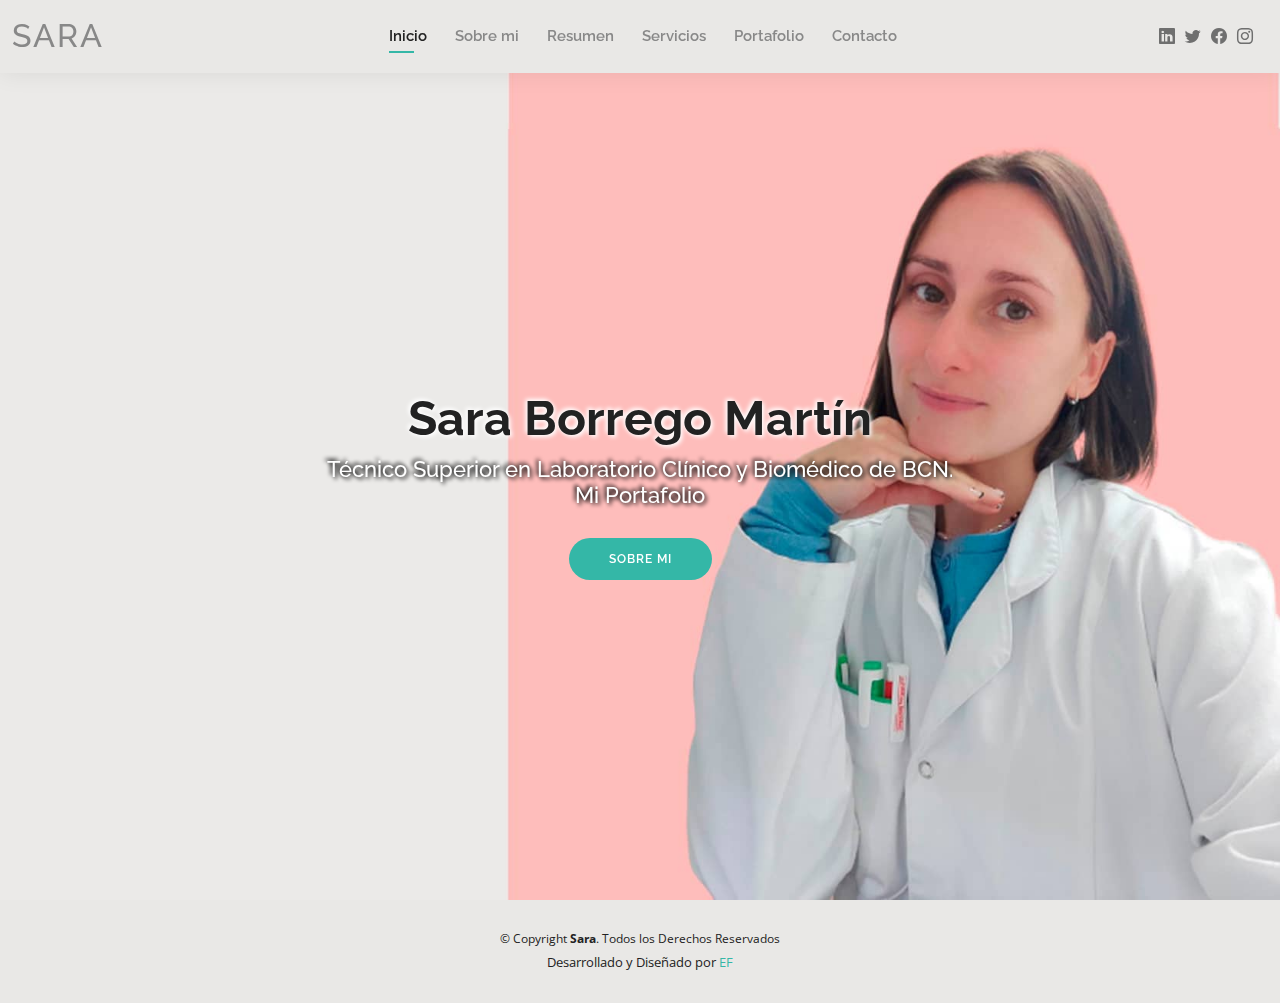
<file: index.html>
<!DOCTYPE html>
<html lang="es">

<head>
  <meta charset="utf-8">
  <meta content="width=device-width, initial-scale=1.0" name="viewport">

  <title>Sara-Portafolio-Digital</title>
  <meta content="" name="description">
  <meta content="" name="keywords">

<!-- Meta Tags Generated via https://www.opengraph.xyz -->
<!-- HTML Meta Tags -->
<title>Sara-Portafolio-Digital</title>
<meta name="description" content="Mi Portafolio">

<!-- Facebook Meta Tags -->
<meta property="og:url" content="https://hbfreelanceadministrative.github.io/portafolio-sara.github.io">
<meta property="og:type" content="website">
<meta property="og:title" content="Sara-Portafolio-Digital">
<meta property="og:description" content="Mi Portafolio">
<meta property="og:image" content="https://hbfreelanceadministrative.github.io/portafolio-sara.github.io/assets/img/portfolio/Laboratorio21.jpg">

<!-- Twitter Meta Tags -->
<meta name="twitter:card" content="summary_large_image">
<meta property="twitter:domain" content="hbfreelanceadministrative.github.io">
<meta property="twitter:url" content="https://hbfreelanceadministrative.github.io/portafolio-sara.github.io">
<meta name="twitter:title" content="Sara-Portafolio-Digital">
<meta name="twitter:description" content="Mi Portafolio">
<meta name="twitter:image" content="https://hbfreelanceadministrative.github.io/portafolio-sara.github.io/assets/img/portfolio/Laboratorio21.jpg">

<!-- Meta Tags Generated via https://www.opengraph.xyz -->

  <!-- Favicons -->
  <link href="assets/img/favicon1.png" rel="icon">
  <link href="assets/img/apple-touch-icon1.png" rel="apple-touch-icon">

  <!-- Google Fonts -->
  <link href="https://fonts.googleapis.com/css?family=Open+Sans:300,300i,400,400i,600,600i,700,700i|Raleway:300,300i,400,400i,500,500i,600,600i,700,700i|Poppins:300,300i,400,400i,500,500i,600,600i,700,700i" rel="stylesheet">

  <!-- Vendor CSS Files -->
  <link href="assets/vendor/aos/aos.css" rel="stylesheet">
  <link href="assets/vendor/bootstrap/css/bootstrap.min.css" rel="stylesheet">
  <link href="assets/vendor/bootstrap-icons/bootstrap-icons.css" rel="stylesheet">
  <link href="assets/vendor/boxicons/css/boxicons.min.css" rel="stylesheet">
  <link href="assets/vendor/glightbox/css/glightbox.min.css" rel="stylesheet">
  <link href="assets/vendor/swiper/swiper-bundle.min.css" rel="stylesheet">

  <!-- Template Main CSS File -->
  <link href="assets/css/style.css" rel="stylesheet">

  
</head>

<body>

  <!-- ======= Header ======= -->
  <header id="header" class="fixed-top">
    <div class="container-fluid d-flex justify-content-between align-items-center">

      <h1 class="logo me-auto me-lg-0"><a href="index.html">Sara</a></h1>
      <!-- Uncomment below if you prefer to use an image logo -->
      <!-- <a href="index.html" class="logo"><img src="assets/img/logo.png" alt="" class="img-fluid"></a>-->

      <nav id="navbar" class="navbar order-last order-lg-0">
        <ul>
          <li><a class="active" href="index.html">Inicio</a></li>
          <li><a href="about.html">Sobre mi</a></li>
          <li><a href="resume.html">Resumen</a></li>
          <li><a href="services.html">Servicios</a></li>
          <li><a href="portfolio.html">Portafolio</a></li>
          <li><a href="contact.html">Contacto</a></li>
        </ul>
        <i class="bi bi-list mobile-nav-toggle"></i>
      </nav><!-- .navbar -->

      <div class="header-social-links">
        <a href="https://www.linkedin.com/in/sara-borrego-martin-4b8a88119/" class="linkedin"><i class="bi bi-linkedin"></i></a>
        <a href="https://twitter.com/" class="twitter"><i class="bi bi-twitter"></i></a>
        <a href="https://es-es.facebook.com/" class="facebook"><i class="bi bi-facebook"></i></a>
        <a href="https://www.instagram.com/" class="instagram"><i class="bi bi-instagram"></i></a>
        
      </div>

    </div>

  </header><!-- End Header -->

  <!-- ======= Hero Section ======= -->
  <section id="hero" class="d-flex align-items-center">
    <div class="container d-flex flex-column align-items-center" data-aos="zoom-in" data-aos-delay="100">
      <h1>Sara Borrego Martín</h1>
      <h2>Técnico Superior en Laboratorio Clínico y Biomédico de BCN. <br> Mi Portafolio</h2>
      <a href="about.html" class="btn-about">Sobre mi</a>
    </div>
  </section><!-- End Hero -->

  <!-- ======= Footer ======= -->
  <footer id="footer">
    <div class="container">
      <div class="copyright">
        &copy; Copyright <strong><span>Sara</span></strong>. Todos los Derechos Reservados
      </div>
      <div class="credits">
        
        Desarrollado y Diseñado por <a href="#">EF</a>
      </div>
    </div>
  </footer><!-- End  Footer -->

  <div id="preloader"></div>
  <a href="#" class="back-to-top d-flex align-items-center justify-content-center"><i class="bi bi-arrow-up-short"></i></a>

  <!-- Vendor JS Files -->
  <script src="assets/vendor/purecounter/purecounter_vanilla.js"></script>
  <script src="assets/vendor/aos/aos.js"></script>
  <script src="assets/vendor/bootstrap/js/bootstrap.bundle.min.js"></script>
  <script src="assets/vendor/glightbox/js/glightbox.min.js"></script>
  <script src="assets/vendor/isotope-layout/isotope.pkgd.min.js"></script>
  <script src="assets/vendor/swiper/swiper-bundle.min.js"></script>
  <script src="assets/vendor/waypoints/noframework.waypoints.js"></script>
  <script src="assets/vendor/php-email-form/validate.js"></script>

  <!-- Template Main JS File -->
  <script src="assets/js/main.js"></script>

</body>

</html>
</file>
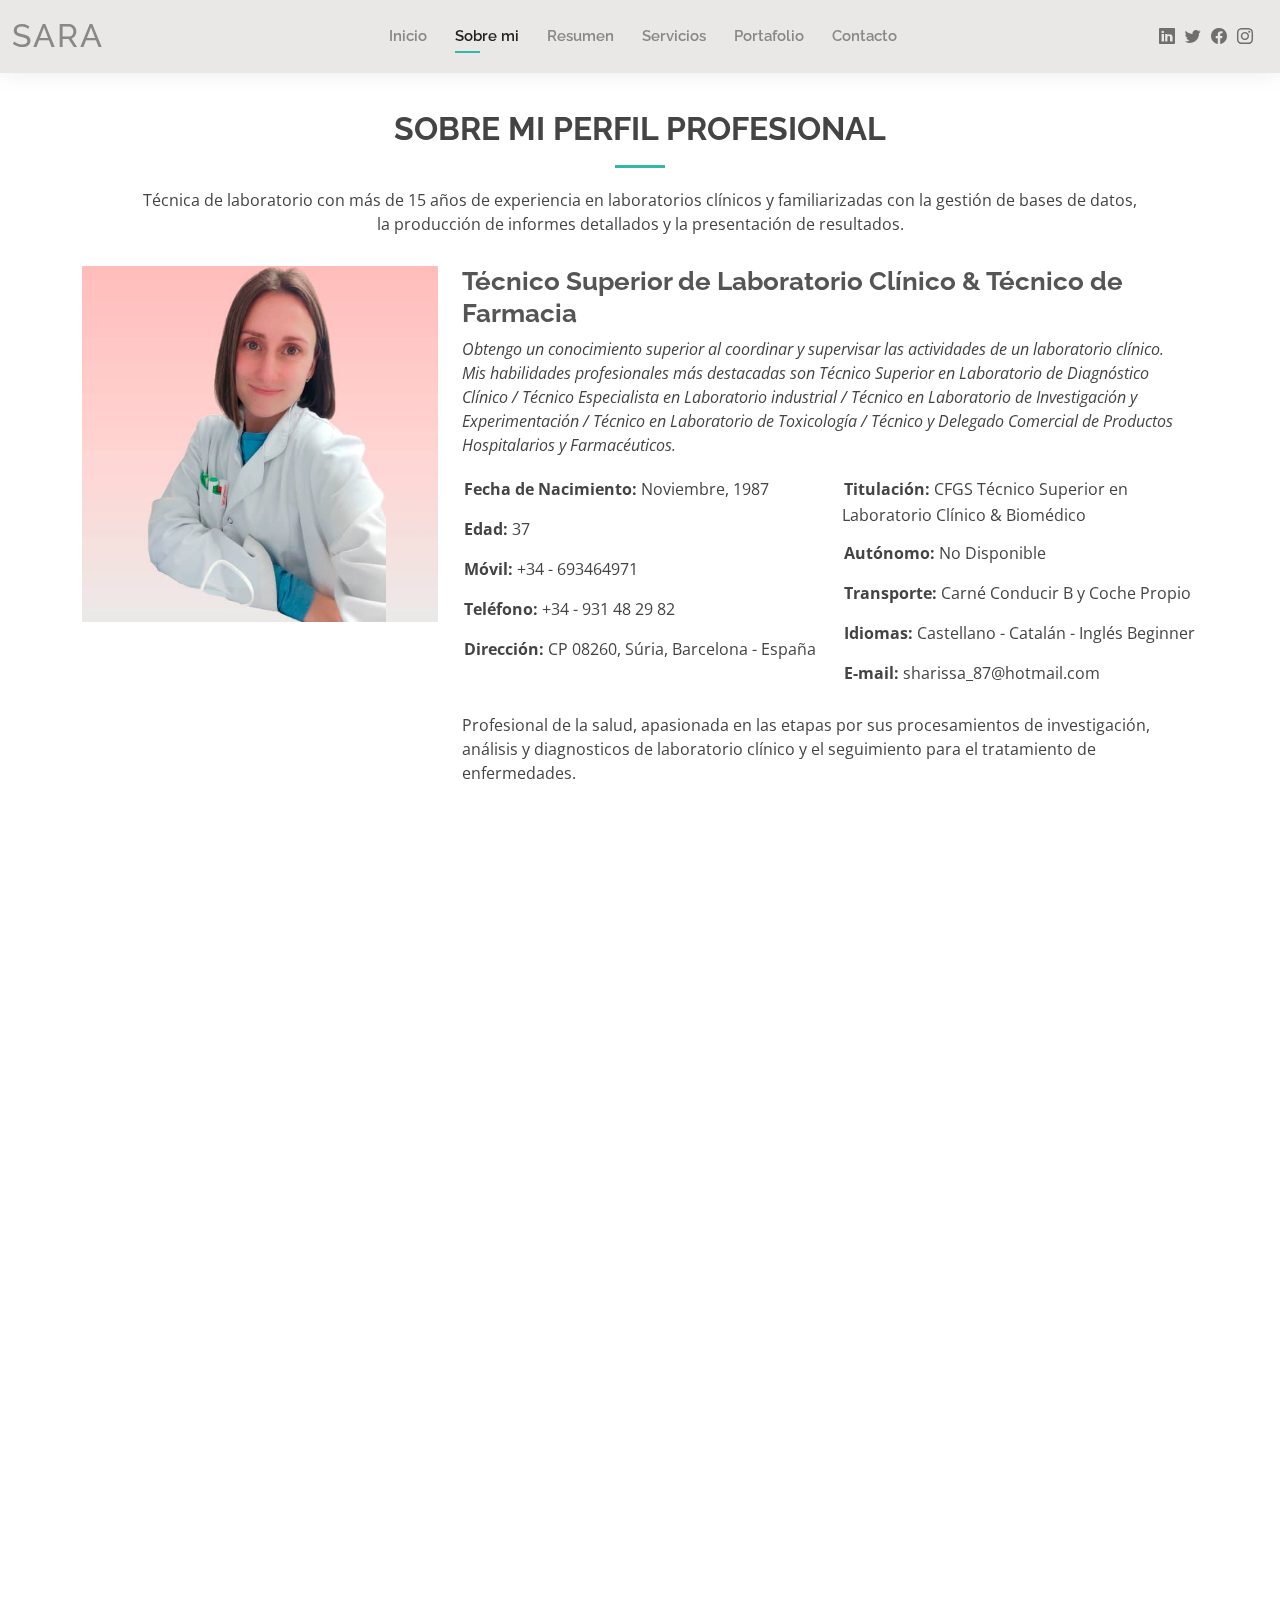
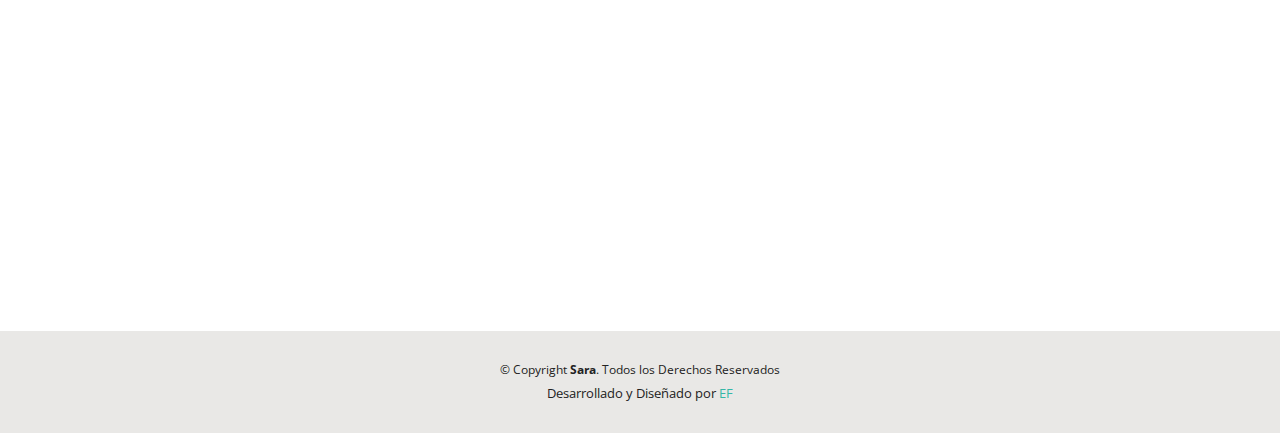
<file: about.html>
<!DOCTYPE html>
<html lang="es">

<head>
  <meta charset="utf-8">
  <meta content="width=device-width, initial-scale=1.0" name="viewport">

  <title>Sara-CV-Sobre-mi</title>
  <meta content="" name="description">
  <meta content="" name="keywords">

  <!-- Favicons -->
  <link href="assets/img/favicon1.png" rel="icon">
  <link href="assets/img/apple-touch-icon1.png" rel="apple-touch-icon">

  <!-- Google Fonts -->
  <link href="https://fonts.googleapis.com/css?family=Open+Sans:300,300i,400,400i,600,600i,700,700i|Raleway:300,300i,400,400i,500,500i,600,600i,700,700i|Poppins:300,300i,400,400i,500,500i,600,600i,700,700i" rel="stylesheet">

  <!-- Vendor CSS Files -->
  <link href="assets/vendor/aos/aos.css" rel="stylesheet">
  <link href="assets/vendor/bootstrap/css/bootstrap.min.css" rel="stylesheet">
  <link href="assets/vendor/bootstrap-icons/bootstrap-icons.css" rel="stylesheet">
  <link href="assets/vendor/boxicons/css/boxicons.min.css" rel="stylesheet">
  <link href="assets/vendor/glightbox/css/glightbox.min.css" rel="stylesheet">
  <link href="assets/vendor/swiper/swiper-bundle.min.css" rel="stylesheet">

  <!-- Template Main CSS File -->
  <link href="assets/css/style.css" rel="stylesheet">

  
</head>

<body>

  <!-- ======= Header ======= -->
  <header id="header" class="fixed-top">
    <div class="container-fluid d-flex justify-content-between align-items-center">

      <h1 class="logo me-auto me-lg-0"><a href="index.html">Sara</a></h1>
      <!-- Uncomment below if you prefer to use an image logo -->
      <!-- <a href="index.html" class="logo"><img src="assets/img/logo.png" alt="" class="img-fluid"></a>-->

      <nav id="navbar" class="navbar order-last order-lg-0">
        <ul>
          <li><a href="index.html">Inicio</a></li>
          <li><a class="active" href="about.html">Sobre mi</a></li>
          <li><a href="resume.html">Resumen</a></li>
          <li><a href="services.html">Servicios</a></li>
          <li><a href="portfolio.html">Portafolio</a></li>
          <li><a href="contact.html">Contacto</a></li>
        </ul>
        <i class="bi bi-list mobile-nav-toggle"></i>
      </nav><!-- .navbar -->

      <div class="header-social-links">
        <a href="https://www.linkedin.com/in/sara-borrego-martin-4b8a88119/" class="linkedin"><i class="bi bi-linkedin"></i></a>
        <a href="https://twitter.com/" class="twitter"><i class="bi bi-twitter"></i></a>
        <a href="https://es-es.facebook.com/" class="facebook"><i class="bi bi-facebook"></i></a>
        <a href="https://www.instagram.com/" class="instagram"><i class="bi bi-instagram"></i></a>
        
      </div>

    </div>

  </header><!-- End Header -->

  <main id="main">

    <!-- ======= About Section ======= -->
    <section id="about" class="about">
      <div class="container" data-aos="fade-up">

        <div class="section-title">
          <h2>SOBRE MI PERFIL PROFESIONAL</h2>
          <p>Técnica de laboratorio con más de 15 años de experiencia en laboratorios clínicos y familiarizadas con la gestión de bases de datos, <br>la producción de informes detallados y la presentación de resultados.</p>
        </div>

        <div class="row">
          <div class="col-lg-4">
            <img src="assets/img/about1.jpg" class="img-fluid" alt="">
          </div>
          <div class="col-lg-8 pt-4 pt-lg-0 content">
              <h3>Técnico Superior de Laboratorio Clínico & Técnico de Farmacia</h3> <!-- &amp; Tècnic de Farmàcia</h3> -->
            <p class="fst-italic">
              Obtengo un conocimiento superior al coordinar y supervisar las actividades de un laboratorio clínico. <br> Mis habilidades profesionales  más destacadas son Técnico Superior en Laboratorio de Diagnóstico Clínico / Técnico Especialista en Laboratorio industrial / Técnico en Laboratorio de Investigación y Experimentación / Técnico en Laboratorio de Toxicología / Técnico y Delegado Comercial de Productos Hospitalarios y Farmacéuticos.</p>
            <div class="row">
              <div class="col-lg-6">
                <ul>
                  <li><i class="bi bi-rounded-right"></i> <strong>Fecha de Nacimiento:</strong> Noviembre, 1987</li>
                  <li><i class="bi bi-rounded-right"></i> <strong>Edad:</strong> 37</li>
                  <li><i class="bi bi-rounded-right"></i> <strong>Móvil:</strong> +34 - 693464971
</li>
                  <li><i class="bi bi-rounded-right"></i> <strong>Teléfono:</strong> +34 - 931 48 29 82</li>
                    <li><i class="bi bi-rounded-right"></i> <strong>Dirección:</strong> CP 08260, Súria, Barcelona - España</li>
                </ul>
              </div>
              <div class="col-lg-6">
                <ul>
                  <li><i class="bi bi-rounded-right"></i> <strong>Titulación:</strong> CFGS Técnico Superior en Laboratorio Clínico & Biomédico</li>
                  <li><i class="bi bi-rounded-right"></i> <strong>Autónomo:</strong> No Disponible</li>
                  <li><i class="bi bi-rounded-right"></i> <strong>Transporte:</strong> Carné Conducir B y Coche Propio</li>
                  <li><i class="bi bi-rounded-right"></i> <strong>Idiomas:</strong> Castellano - Catalán - Inglés Beginner</li>
                    <li><i class="bi bi-rounded-right"></i> <strong>E-mail:</strong> sharissa_87@hotmail.com</li>
                </ul>
              </div>
            </div>
            <p>
              Profesional de la salud, apasionada en las etapas por sus procesamientos de investigación, análisis y diagnosticos de laboratorio clínico y el seguimiento para el tratamiento de enfermedades.
            </p>
          </div>
        </div>

      </div>
    </section><!-- End About Section -->

    <!-- ======= Skills Section ======= -->
    <section id="skills" class="skills">
      <div class="container" data-aos="fade-up">

        <div class="section-title">
          <h2>Habilidades</h2>
          <p>Ofrezco una amplia experiencia al realizar análisis biologicos y elaborar informes técnicos.</p>
        </div>

        <div class="row skills-content">

          <div class="col-lg-6">

            <div class="progress">
              <span class="skill">Capacidad para trabajar en equipo <i class="val">90%</i></span>
              <div class="progress-bar-wrap">
                <div class="progress-bar" role="progressbar" aria-valuenow="90" aria-valuemin="0" aria-valuemax="100"></div>
              </div>
            </div>

            <div class="progress">
              <span class="skill">Analizar muestras biológicas y sangre <i class="val">95%</i></span>
              <div class="progress-bar-wrap">
                <div class="progress-bar" role="progressbar" aria-valuenow="95" aria-valuemin="0" aria-valuemax="100"></div>
              </div>
            </div>

            <div class="progress">
              <span class="skill">Habilidades de lectroescritura <i class="val">95%</i></span>
              <div class="progress-bar-wrap">
                <div class="progress-bar" role="progressbar" aria-valuenow="95" aria-valuemin="0" aria-valuemax="100"></div>
              </div>
            </div>
              
              <div class="progress">
              <span class="skill">Gestionar las existencias del material <i class="val">90%</i></span>
              <div class="progress-bar-wrap">
                <div class="progress-bar" role="progressbar" aria-valuenow="90" aria-valuemin="0" aria-valuemax="100"></div>
              </div>
            </div>

            <div class="progress">
              <span class="skill">Eliminar residu0s y muestras biológicas <i class="val">100%</i></span>
              <div class="progress-bar-wrap">
                <div class="progress-bar" role="progressbar" aria-valuenow="100" aria-valuemin="0" aria-valuemax="100"></div>
              </div>
            </div>

            <div class="progress">
              <span class="skill">Comunicar los resultados de las pruebas <i class="val">100%</i></span>
              <div class="progress-bar-wrap">
                <div class="progress-bar" role="progressbar" aria-valuenow="100" aria-valuemin="0" aria-valuemax="100"></div>
              </div>
            </div>
              
              <div class="progress">
              <span class="skill">Preparar y mantener los equipos <i class="val">90%</i></span>
              <div class="progress-bar-wrap">
                <div class="progress-bar" role="progressbar" aria-valuenow="90" aria-valuemin="0" aria-valuemax="100"></div>
              </div>
            </div>

          </div>

          <div class="col-lg-6">

            <div class="progress">
              <span class="skill">Habilidades y gestión de software <i class="val">90%</i></span>
              <div class="progress-bar-wrap">
                <div class="progress-bar" role="progressbar" aria-valuenow="90" aria-valuemin="0" aria-valuemax="100"></div>
              </div>
            </div>

            <div class="progress">
              <span class="skill">Identificar los peligros en el laboratorio <i class="val">95%</i></span>
              <div class="progress-bar-wrap">
                <div class="progress-bar" role="progressbar" aria-valuenow="95" aria-valuemin="0" aria-valuemax="100"></div>
              </div>
            </div>

            <div class="progress">
              <span class="skill">Realitzar controles de calidad <i class="val">90%</i></span>
              <div class="progress-bar-wrap">
                <div class="progress-bar" role="progressbar" aria-valuenow="90" aria-valuemin="0" aria-valuemax="100"></div>
              </div>
            </div>
              
               <div class="progress">
              <span class="skill">Habilidades de observación <i class="val">95%</i></span>
              <div class="progress-bar-wrap">
                <div class="progress-bar" role="progressbar" aria-valuenow="90" aria-valuemin="0" aria-valuemax="100"></div>
              </div>
            </div>

            <div class="progress">
              <span class="skill">Metódico <i class="val">90%</i></span>
              <div class="progress-bar-wrap">
                <div class="progress-bar" role="progressbar" aria-valuenow="95" aria-valuemin="0" aria-valuemax="100"></div>
              </div>
            </div>

            <div class="progress">
              <span class="skill">Organizada <i class="val">100%</i></span>
              <div class="progress-bar-wrap">
                <div class="progress-bar" role="progressbar" aria-valuenow="100" aria-valuemin="0" aria-valuemax="100"></div>
              </div>
            </div>
              
              <div class="progress">
              <span class="skill">Supervisar el equipo de técnicos y estudiantes <i class="val">95%</i></span>
              <div class="progress-bar-wrap">
                <div class="progress-bar" role="progressbar" aria-valuenow="95" aria-valuemin="0" aria-valuemax="100"></div>
              </div>
            </div>
              
              

          </div>

        </div>

      </div>
    </section><!-- End Skills Section -->

    <!-- ======= Facts Section ======= -->
    <section id="facts" class="facts">
      <div class="container" data-aos="fade-up">

        <div class="section-title">
          <h2>Hechos</h2>
          <p>Una experiencia laboral con ganas de seguir creciendo día a día para prestar toda mi ayuda y apoyo al amplio mundo del método científico en las ciencias de la salud. Y agradeciendo constantemente a todos aquellos colegas del mismo campo que depositan su total confianza en mi trabajo con satisfacción y alegría.</p>
        </div>

        <div class="row counters">

          <div class="col-lg-3 col-6 text-center">
              <span data-purecounter-start="0" data-purecounter-end="40" data-purecounter-duration="1" class="purecounter"></span>
            <p>Análisis y Pruebas Biológicas Diarias</p>
          </div>

          <div class="col-lg-3 col-6 text-center">
            <span data-purecounter-start="0" data-purecounter-end="9600" data-purecounter-duration="1" class="purecounter"></span>
            <p>Petición de Análisis Anual</p>
          </div>

          <div class="col-lg-3 col-6 text-center">
            <span data-purecounter-start="0" data-purecounter-end="12" data-purecounter-duration="1" class="purecounter"></span>
            <p>Formación de Especialización</p>
          </div>

          <div class="col-lg-3 col-6 text-center">
            <span data-purecounter-start="0" data-purecounter-end="15" data-purecounter-duration="1" class="purecounter"></span>
            <p>Años de Experiencia Laboral</p>
          </div>

        </div>

      </div>
    </section><!-- End Facts Section -->

    <!-- ======= Testimonials Section ======= -->
     <!--<section id="testimonials" class="testimonials">
      <div class="container" data-aos="fade-up">

        <div class="section-title">
          <h2>Testimonis</h2>
          <p>Magnam dolores commodi suscipit. Necessitatibus eius consequatur ex aliquid fuga eum quidem. Sit sint consectetur velit. Quisquam quos quisquam cupiditate. Et nemo qui impedit suscipit alias ea. Quia fugiat sit in iste officiis commodi quidem hic quas.</p>
        </div>

        <div class="testimonials-slider swiper" data-aos="fade-up" data-aos-delay="100">
          <div class="swiper-wrapper">

            <div class="swiper-slide">
              <div class="testimonial-item">
                <img src="assets/img/testimonials/testimonials-1.jpg" class="testimonial-img" alt="">
                <h3>Saul Goodman</h3>
                <h4>Ceo &amp; Founder</h4>
                <p>
                  <i class="bx bxs-quote-alt-left quote-icon-left"></i>
                  Proin iaculis purus consequat sem cure digni ssim donec porttitora entum suscipit rhoncus. Accusantium quam, ultricies eget id, aliquam eget nibh et. Maecen aliquam, risus at semper.
                  <i class="bx bxs-quote-alt-right quote-icon-right"></i>
                </p>
              </div>
            </div><!-- End testimonial item -->

             <!--<div class="swiper-slide">
              <div class="testimonial-item">
                <img src="assets/img/testimonials/testimonials-2.jpg" class="testimonial-img" alt="">
                <h3>Sara Wilsson</h3>
                <h4>Designer</h4>
                <p>
                  <i class="bx bxs-quote-alt-left quote-icon-left"></i>
                  Export tempor illum tamen malis malis eram quae irure esse labore quem cillum quid cillum eram malis quorum velit fore eram velit sunt aliqua noster fugiat irure amet legam anim culpa.
                  <i class="bx bxs-quote-alt-right quote-icon-right"></i>
                </p>
              </div>
            </div><!-- End testimonial item -->

             <!--<div class="swiper-slide">
              <div class="testimonial-item">
                <img src="assets/img/testimonials/testimonials-3.jpg" class="testimonial-img" alt="">
                <h3>Jena Karlis</h3>
                <h4>Store Owner</h4>
                <p>
                  <i class="bx bxs-quote-alt-left quote-icon-left"></i>
                  Enim nisi quem export duis labore cillum quae magna enim sint quorum nulla quem veniam duis minim tempor labore quem eram duis noster aute amet eram fore quis sint minim.
                  <i class="bx bxs-quote-alt-right quote-icon-right"></i>
                </p>
              </div>
            </div><!-- End testimonial item -->

             <!--<div class="swiper-slide">
              <div class="testimonial-item">
                <img src="assets/img/testimonials/testimonials-4.jpg" class="testimonial-img" alt="">
                <h3>Matt Brandon</h3>
                <h4>Freelancer</h4>
                <p>
                  <i class="bx bxs-quote-alt-left quote-icon-left"></i>
                  Fugiat enim eram quae cillum dolore dolor amet nulla culpa multos export minim fugiat minim velit minim dolor enim duis veniam ipsum anim magna sunt elit fore quem dolore labore illum veniam.
                  <i class="bx bxs-quote-alt-right quote-icon-right"></i>
                </p>
              </div>
            </div><!-- End testimonial item -->

             <!--<div class="swiper-slide">
              <div class="testimonial-item">
                <img src="assets/img/testimonials/testimonials-5.jpg" class="testimonial-img" alt="">
                <h3>John Larson</h3>
                <h4>Entrepreneur</h4>
                <p>
                  <i class="bx bxs-quote-alt-left quote-icon-left"></i>
                  Quis quorum aliqua sint quem legam fore sunt eram irure aliqua veniam tempor noster veniam enim culpa labore duis sunt culpa nulla illum cillum fugiat legam esse veniam culpa fore nisi cillum quid.
                  <i class="bx bxs-quote-alt-right quote-icon-right"></i>
                </p>
              </div>
            </div><!-- End testimonial item -->

           <!--</div>
          <div class="swiper-pagination"></div>
        </div>

      </div>
    </section> --><!-- End Testimonials Section -->

  </main><!-- End #main -->

  <!-- ======= Footer ======= -->
  <footer id="footer">
    <div class="container">
      <div class="copyright">
        &copy; Copyright  <strong><span>Sara</span></strong>. Todos los Derechos Reservados
      </div>
      <div class="credits">
        
        Desarrollado y Diseñado por <a href="#">EF</a>
      </div>
    </div>
  </footer><!-- End  Footer -->

  <div id="preloader"></div>
  <a href="#" class="back-to-top d-flex align-items-center justify-content-center"><i class="bi bi-arrow-up-short"></i></a>

  <!-- Vendor JS Files -->
  <script src="assets/vendor/purecounter/purecounter_vanilla.js"></script>
  <script src="assets/vendor/aos/aos.js"></script>
  <script src="assets/vendor/bootstrap/js/bootstrap.bundle.min.js"></script>
  <script src="assets/vendor/glightbox/js/glightbox.min.js"></script>
  <script src="assets/vendor/isotope-layout/isotope.pkgd.min.js"></script>
  <script src="assets/vendor/swiper/swiper-bundle.min.js"></script>
  <script src="assets/vendor/waypoints/noframework.waypoints.js"></script>
  <script src="assets/vendor/php-email-form/validate.js"></script>

  <!-- Template Main JS File -->
  <script src="assets/js/main.js"></script>

</body>

</html>
</file>
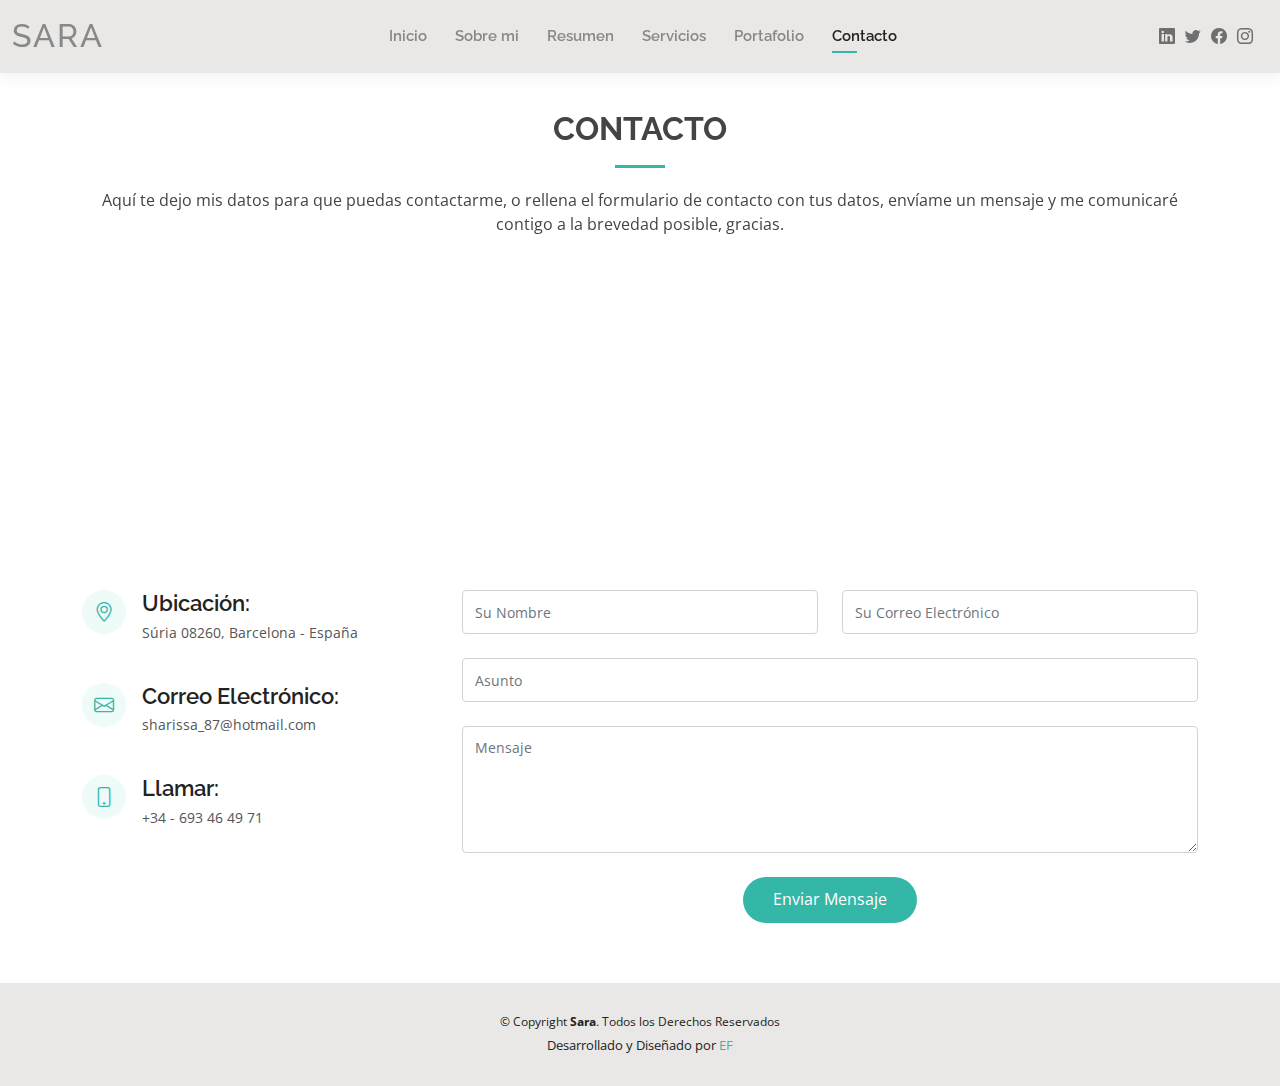
<file: contact.html>
<!DOCTYPE html>
<html lang="es">

<head>
  <meta charset="utf-8">
  <meta content="width=device-width, initial-scale=1.0" name="viewport">

  <title>Sara-CV-Contacto</title>
  <meta content="" name="description">
  <meta content="" name="keywords">

  <!-- Favicons -->
  <link href="assets/img/favicon1.png" rel="icon">
  <link href="assets/img/apple-touch-icon1.png" rel="apple-touch-icon">

  <!-- Google Fonts -->
  <link href="https://fonts.googleapis.com/css?family=Open+Sans:300,300i,400,400i,600,600i,700,700i|Raleway:300,300i,400,400i,500,500i,600,600i,700,700i|Poppins:300,300i,400,400i,500,500i,600,600i,700,700i" rel="stylesheet">

  <!-- Vendor CSS Files -->
  <link href="assets/vendor/aos/aos.css" rel="stylesheet">
  <link href="assets/vendor/bootstrap/css/bootstrap.min.css" rel="stylesheet">
  <link href="assets/vendor/bootstrap-icons/bootstrap-icons.css" rel="stylesheet">
  <link href="assets/vendor/boxicons/css/boxicons.min.css" rel="stylesheet">
  <link href="assets/vendor/glightbox/css/glightbox.min.css" rel="stylesheet">
  <link href="assets/vendor/swiper/swiper-bundle.min.css" rel="stylesheet">

  <!-- Template Main CSS File -->
  <link href="assets/css/style.css" rel="stylesheet">
</head>

<body>

  <!-- ======= Header ======= -->
  <header id="header" class="fixed-top">
    <div class="container-fluid d-flex justify-content-between align-items-center">

      <h1 class="logo me-auto me-lg-0"><a href="index.html">Sara</a></h1>
      <!-- Uncomment below if you prefer to use an image logo -->
      <!-- <a href="index.html" class="logo"><img src="assets/img/logo.png" alt="" class="img-fluid"></a>-->

      <nav id="navbar" class="navbar order-last order-lg-0">
        <ul>
          <li><a href="index.html">Inicio</a></li>
          <li><a href="about.html">Sobre mi</a></li>
          <li><a href="resume.html">Resumen</a></li>
          <li><a href="services.html">Servicios</a></li>
          <li><a href="portfolio.html">Portafolio</a></li>
          <li><a class="active" href="contact.html">Contacto</a></li>
        </ul>
        <i class="bi bi-list mobile-nav-toggle"></i>
      </nav><!-- .navbar -->

      <div class="header-social-links">
        <a href="https://www.linkedin.com/in/sara-borrego-martin-4b8a88119/" class="linkedin"><i class="bi bi-linkedin"></i></a>
        <a href="https://twitter.com/" class="twitter"><i class="bi bi-twitter"></i></a>
        <a href="https://es-es.facebook.com/" class="facebook"><i class="bi bi-facebook"></i></a>
        <a href="https://www.instagram.com/" class="instagram"><i class="bi bi-instagram"></i></a>
        
      </div>

    </div>

  </header><!-- End Header -->

  <main id="main">

    <!-- ======= Contact Section ======= -->
    <section id="contact" class="contact">
      <div class="container" data-aos="fade-up">

        <div class="section-title">
          <h2>Contacto</h2>
          <p>Aquí te dejo mis datos para que puedas contactarme, o rellena el formulario de contacto con tus datos, envíame un mensaje y me comunicaré contigo a la brevedad posible, gracias.</p>
        </div>

        <div>
          <iframe style="border:0; width: 100%; height: 270px;" src="https://www.google.com/maps/embed?pb=!1m18!1m12!1m3!1d5945.589263294786!2d1.744764495955165!3d41.8327201824954!2m3!1f0!2f0!3f0!3m2!1i1024!2i768!4f13.1!3m3!1m2!1s0x12a4540744b20fb9%3A0xabe5931c15d7a0d6!2s08260%20S%C3%BAria%2C%20Barcelona!5e0!3m2!1ses!2ses!4v1701386704255!5m2!1ses!2ses" frameborder="0" allowfullscreen></iframe>
        </div>

        <div class="row mt-5">

          <div class="col-lg-4">
            <div class="info">
              <div class="address">
                <i class="bi bi-geo-alt"></i>
                <h4>Ubicación:</h4>
                <p>Súria 08260, Barcelona - España </p>
              </div>

              <div class="email">
                <i class="bi bi-envelope"></i>
                <h4>Correo Electrónico:</h4>
                <p>sharissa_87@hotmail.com</p>
              </div>

              <div class="phone">
                <i class="bi bi-phone"></i>
                <h4>Llamar:</h4>
                <p>+34 - 693 46 49 71</p>
              </div>

            </div>

          </div>

          <div class="col-lg-8 mt-5 mt-lg-0">

            <form action="forms/contact.php" method="post" role="form" class="php-email-form">
              <div class="row">
                <div class="col-md-6 form-group">
                  <input type="text" name="name" class="form-control" id="name" placeholder="Su Nombre" required>
                </div>
                <div class="col-md-6 form-group mt-3 mt-md-0">
                  <input type="email" class="form-control" name="email" id="email" placeholder="Su Correo Electrónico" required>
                </div>
              </div>
              <div class="form-group mt-3">
                <input type="text" class="form-control" name="subject" id="subject" placeholder="Asunto" required>
              </div>
              <div class="form-group mt-3">
                <textarea class="form-control" name="message" rows="5" id="message" placeholder="Mensaje" required></textarea>
              </div>
              <div class="my-3">
                <div class="loading">Loading</div>
                <div class="error-message">"Error: el mensaje es demasiado corto o está vacío!"</div>
                <div class="sent-message">Tu mensaje ha sido enviado. ¡Gracias!</div>
              </div>
              <div class="text-center"><button type="submit">Enviar Mensaje</button></div>
            </form>

          </div>

        </div>

      </div>
    </section><!-- End Contact Section -->

  </main><!-- End #main -->

  <!-- ======= Footer ======= -->
  <footer id="footer">
    <div class="container">
      <div class="copyright">
        &copy; Copyright <strong><span>Sara</span></strong>. Todos los Derechos Reservados
      </div>
      <div class="credits">
        
        Desarrollado y Diseñado por <a href="#">EF</a>
      </div>
    </div>
  </footer><!-- End  Footer -->

  <div id="preloader"></div>
  <a href="#" class="back-to-top d-flex align-items-center justify-content-center"><i class="bi bi-arrow-up-short"></i></a>

  <!-- Vendor JS Files -->
  <script src="assets/vendor/purecounter/purecounter_vanilla.js"></script>
  <script src="assets/vendor/aos/aos.js"></script>
  <script src="assets/vendor/bootstrap/js/bootstrap.bundle.min.js"></script>
  <script src="assets/vendor/glightbox/js/glightbox.min.js"></script>
  <script src="assets/vendor/isotope-layout/isotope.pkgd.min.js"></script>
  <script src="assets/vendor/swiper/swiper-bundle.min.js"></script>
  <script src="assets/vendor/waypoints/noframework.waypoints.js"></script>
  <script src="assets/vendor/php-email-form/validate.js"></script>

  <!-- Template Main JS File -->
  <script src="assets/js/main.js"></script>

</body>
  

</html>
</file>
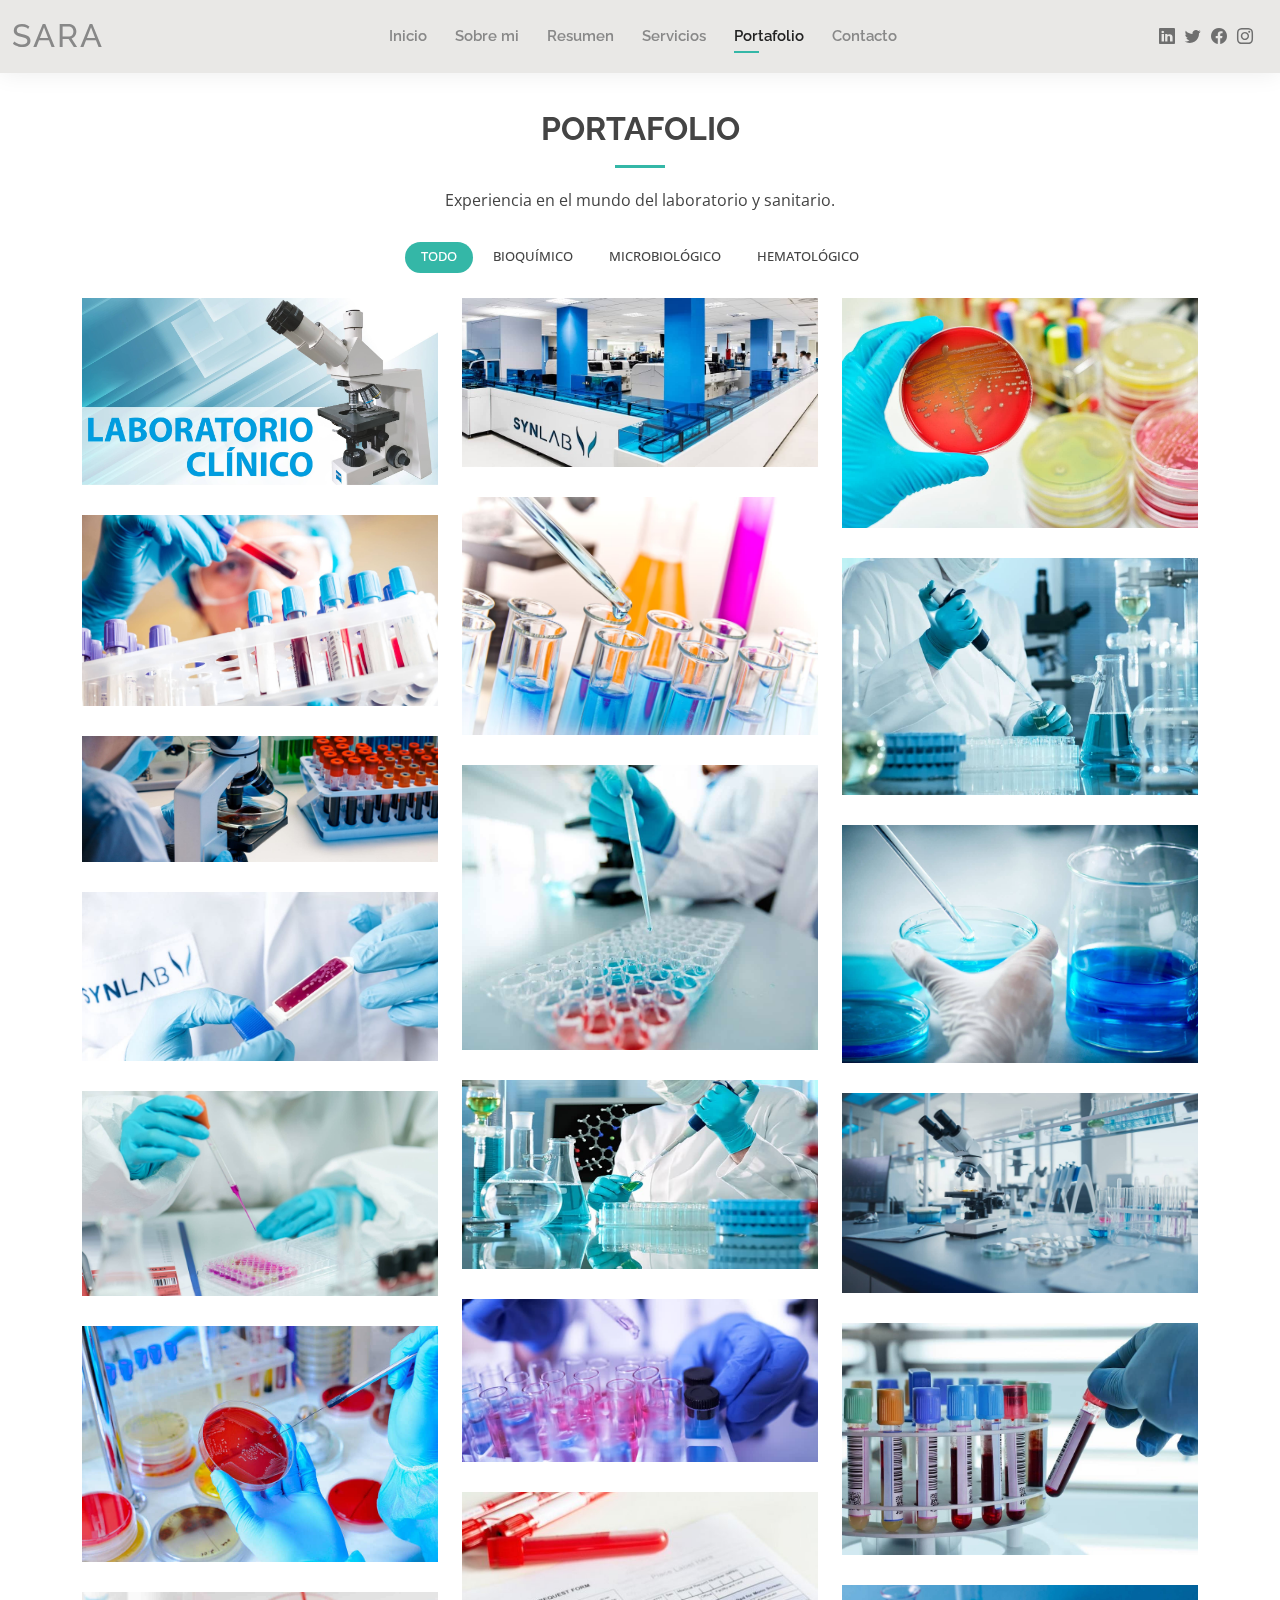
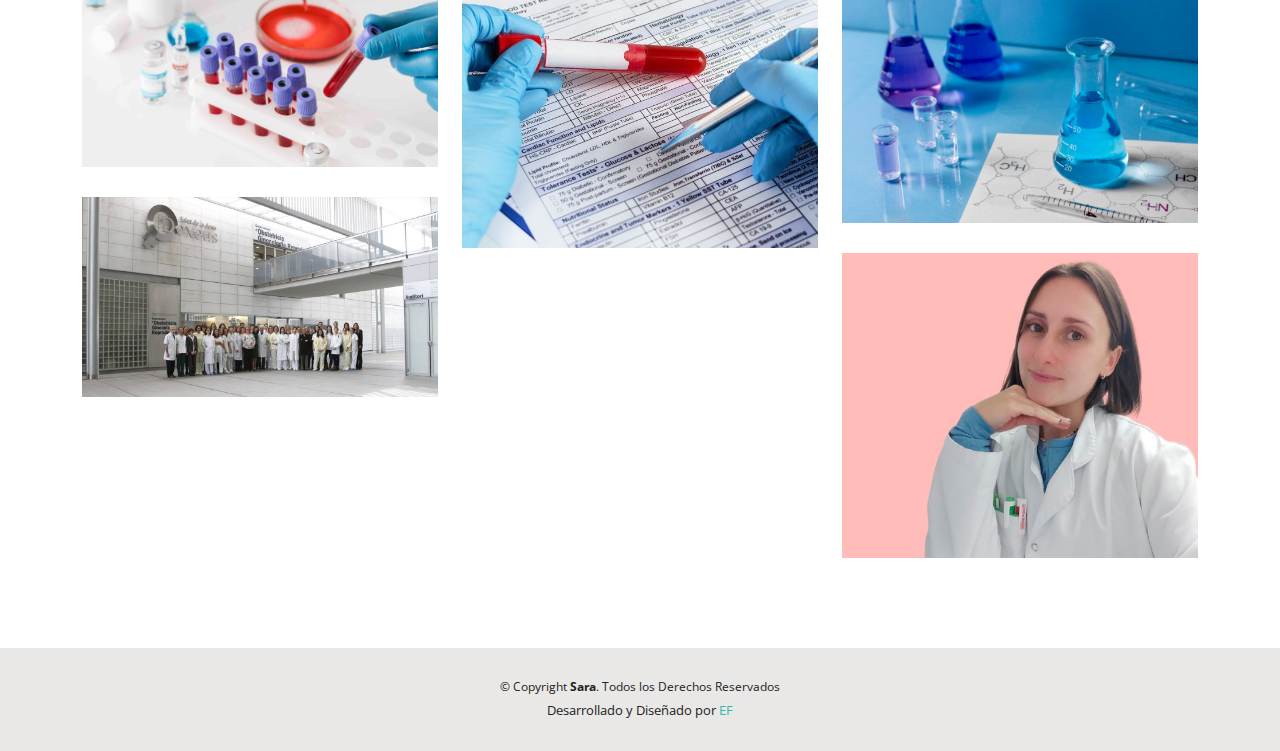
<file: portfolio.html>
<!DOCTYPE html>
<html lang="es">

<head>
  <meta charset="utf-8">
  <meta content="width=device-width, initial-scale=1.0" name="viewport">

  <title>Sara-CV-Portafolio</title>
  <meta content="" name="description">
  <meta content="" name="keywords">

  <!-- Favicons -->
  <link href="assets/img/favicon1.png" rel="icon">
  <link href="assets/img/apple-touch-icon1.png" rel="apple-touch-icon">

  <!-- Google Fonts -->
  <link href="https://fonts.googleapis.com/css?family=Open+Sans:300,300i,400,400i,600,600i,700,700i|Raleway:300,300i,400,400i,500,500i,600,600i,700,700i|Poppins:300,300i,400,400i,500,500i,600,600i,700,700i" rel="stylesheet">

  <!-- Vendor CSS Files -->
  <link href="assets/vendor/aos/aos.css" rel="stylesheet">
  <link href="assets/vendor/bootstrap/css/bootstrap.min.css" rel="stylesheet">
  <link href="assets/vendor/bootstrap-icons/bootstrap-icons.css" rel="stylesheet">
  <link href="assets/vendor/boxicons/css/boxicons.min.css" rel="stylesheet">
  <link href="assets/vendor/glightbox/css/glightbox.min.css" rel="stylesheet">
  <link href="assets/vendor/swiper/swiper-bundle.min.css" rel="stylesheet">

  <!-- Template Main CSS File -->
  <link href="assets/css/style.css" rel="stylesheet">

  
</head>

  <body>

  <!-- ======= Header ======= -->
  <header id="header" class="fixed-top">
    <div class="container-fluid d-flex justify-content-between align-items-center">

      <h1 class="logo me-auto me-lg-0"><a href="index.html">Sara</a></h1>
      <!-- Uncomment below if you prefer to use an image logo -->
      <!-- <a href="index.html" class="logo"><img src="assets/img/logo.png" alt="" class="img-fluid"></a>-->

      <nav id="navbar" class="navbar order-last order-lg-0">
        <ul>
          <li><a href="index.html">Inicio</a></li>
          <li><a href="about.html">Sobre mi</a></li>
          <li><a href="resume.html">Resumen</a></li>
          <li><a href="services.html">Servicios</a></li>
          <li><a class="active" href="portfolio.html">Portafolio</a></li>
          <li><a href="contact.html">Contacto</a></li>
        </ul>
        <i class="bi bi-list mobile-nav-toggle"></i>
      </nav><!-- .navbar -->

      <div class="header-social-links">
        <a href="https://www.linkedin.com/in/sara-borrego-martin-4b8a88119/" class="linkedin"><i class="bi bi-linkedin"></i></a>
        <a href="https://twitter.com/" class="twitter"><i class="bi bi-twitter"></i></a>
        <a href="https://es-es.facebook.com/" class="facebook"><i class="bi bi-facebook"></i></a>
        <a href="https://www.instagram.com/" class="instagram"><i class="bi bi-instagram"></i></a>
        
      </div>

    </div>

  </header><!-- End Header -->

  <main id="main">

    <!-- ======= Portfolio Section ======= -->
    <section id="portfolio" class="portfolio">
      <div class="container" data-aos="fade-up">

        <div class="section-title">
          <h2>Portafolio</h2>
          <p>Experiencia en el mundo del laboratorio y sanitario.</p>
        </div>

        <div class="row" data-aos="fade-up" data-aos-delay="100">
          <div class="col-lg-12 d-flex justify-content-center">
            <ul id="portfolio-flters">
              <li data-filter="*" class="filter-active">Todo</li>
              <li data-filter=".filter-Bioquímic">Bioquímico</li>
              <li data-filter=".filter-Microbiològic">Microbiológico</li>
              <li data-filter=".filter-Hematològic">Hematológico</li>
            </ul>
          </div>
        </div>

        <div class="row portfolio-container" data-aos="fade-up" data-aos-delay="200">

          <div class="col-lg-4 col-md-6 portfolio-item filter-Microbiològic">
            <div class="portfolio-wrap">
              <img src="assets/img/portfolio/Laboratorio1.jpg" class="img-fluid" alt="">
              <div class="portfolio-info">
                <h4>Laboratorio</h4>
                <p>Microbiológico</p>
                <div class="portfolio-links">
                  <a href="assets/img/portfolio/Laboratorio1.jpg" data-gallery="portfolioGallery" class="portfolio-lightbox" title="Laboratorio"><i class="bx bx-plus"></i></a>
                  <!--<a href="portfolio-details.html" class="portfolio-details-lightbox" data-glightbox="type: external" title="Portfolio Details"><i class="bx bx-link"></i></a>-->
                </div>
              </div>
            </div>
          </div>

          <div class="col-lg-4 col-md-6 portfolio-item filter-Tot">
            <div class="portfolio-wrap">
              <img src="assets/img/portfolio/Laboratorio2.jpg" class="img-fluid" alt="">
              <div class="portfolio-info">
                <h4>SYNLAB</h4>
                <p>Todo</p>
                <div class="portfolio-links">
                  <a href="assets/img/portfolio/Laboratorio2.jpg" data-gallery="portfolioGallery" class="portfolio-lightbox" title="SYNLAB"><i class="bx bx-plus"></i></a>
                  <!--<a href="portfolio-details.html" class="portfolio-details-lightbox" data-glightbox="type: external" title="Portfolio Details"><i class="bx bx-link"></i></a>-->
                </div>
              </div>
            </div>
          </div>

          <div class="col-lg-4 col-md-6 portfolio-item filter-Microbiològic">
            <div class="portfolio-wrap">
              <img src="assets/img/portfolio/Laboratorio3.jpg" class="img-fluid" alt="">
              <div class="portfolio-info">
                <h4>Placa de Agar</h4>
                <p>Microbiológico</p>
                <div class="portfolio-links">
                  <a href="assets/img/portfolio/Laboratorio3.jpg" data-gallery="portfolioGallery" class="portfolio-lightbox" title="Placa d'Agar"><i class="bx bx-plus"></i></a>
                  <!--<a href="portfolio-details.html" class="portfolio-details-lightbox" data-glightbox="type: external" title="Portfolio Details"><i class="bx bx-link"></i></a>-->
                </div>
              </div>
            </div>
          </div>

          <div class="col-lg-4 col-md-6 portfolio-item filter-Bioquímic">
            <div class="portfolio-wrap">
              <img src="assets/img/portfolio/Laboratorio4.jpg" class="img-fluid" alt="">
              <div class="portfolio-info">
                <h4>Tubos de Ensayo</h4>
                <p>Bioquímico</p>
                <div class="portfolio-links">
                  <a href="assets/img/portfolio/Laboratorio4.jpg" data-gallery="portfolioGallery" class="portfolio-lightbox" title="Tubs d'Assaig"><i class="bx bx-plus"></i></a>
                  <!--<a href="portfolio-details.html" class="portfolio-details-lightbox" data-glightbox="type: external" title="Portfolio Details"><i class="bx bx-link"></i></a>-->
                </div>
              </div>
            </div>
          </div>

          <div class="col-lg-4 col-md-6 portfolio-item filter-Hematològic">
            <div class="portfolio-wrap">
              <img src="assets/img/portfolio/Laboratorio5.jpg" class="img-fluid" alt="">
              <div class="portfolio-info">
                <h4>Tubos de Citrato</h4>
                <p>Hematológico</p>
                <div class="portfolio-links">
                  <a href="assets/img/portfolio/Laboratorio5.jpg" data-gallery="portfolioGallery" class="portfolio-lightbox" title="Tubs de Citrat"><i class="bx bx-plus"></i></a>
                  <!--<a href="portfolio-details.html" class="portfolio-details-lightbox" data-glightbox="type: external" title="Portfolio Details"><i class="bx bx-link"></i></a>-->
                </div>
              </div>
            </div>
          </div>

          <div class="col-lg-4 col-md-6 portfolio-item filter-Bioquímic">
            <div class="portfolio-wrap">
              <img src="assets/img/portfolio/Laboratorio6.jpg" class="img-fluid" alt="">
              <div class="portfolio-info">
                <h4>Micropipetas</h4>
                <p>Bioquímico</p>
                <div class="portfolio-links">
                  <a href="assets/img/portfolio/Laboratorio6.jpg" data-gallery="portfolioGallery" class="portfolio-lightbox" title="Micropipetes"><i class="bx bx-plus"></i></a>
                  <!--<a href="portfolio-details.html" class="portfolio-details-lightbox" data-glightbox="type: external" title="Portfolio Details"><i class="bx bx-link"></i></a>-->
                </div>
              </div>
            </div>
          </div>

          <div class="col-lg-4 col-md-6 portfolio-item filter-Microbiològic">
            <div class="portfolio-wrap">
              <img src="assets/img/portfolio/Laboratorio7.jpg" class="img-fluid" alt="">
              <div class="portfolio-info">
                <h4>Colonias en Microscopio</h4>
                <p>Microbiológico</p>
                <div class="portfolio-links">
                  <a href="assets/img/portfolio/Laboratorio7.jpg" data-gallery="portfolioGallery" class="portfolio-lightbox" title="Colònies a Microscopi"><i class="bx bx-plus"></i></a>
                  <!--<a href="portfolio-details.html" class="portfolio-details-lightbox" data-glightbox="type: external" title="Portfolio Details"><i class="bx bx-link"></i></a>-->
                </div>
              </div>
            </div>
          </div>

          <div class="col-lg-4 col-md-6 portfolio-item filter-Hematològic">
            <div class="portfolio-wrap">
              <img src="assets/img/portfolio/Laboratorio8.jpg" class="img-fluid" alt="">
              <div class="portfolio-info">
                <h4>Puntas de Pipetas</h4>
                <p>Hematológico</p>
                <div class="portfolio-links">
                  <a href="assets/img/portfolio/Laboratorio8.jpg" data-gallery="portfolioGallery" class="portfolio-lightbox" title="Puntes de Pipetes"><i class="bx bx-plus"></i></a>
                  <!--<a href="portfolio-details.html" class="portfolio-details-lightbox" data-glightbox="type: external" title="Portfolio Details"><i class="bx bx-link"></i></a>-->
                </div>
              </div>
            </div>
          </div>

          <div class="col-lg-4 col-md-6 portfolio-item filter-Bioquímic">
            <div class="portfolio-wrap">
              <img src="assets/img/portfolio/Laboratorio9.jpg" class="img-fluid" alt="">
              <div class="portfolio-info">
                <h4>Placas de Petri Cristal</h4>
                <p>Bioquímico</p>
                <div class="portfolio-links">
                  <a href="assets/img/portfolio/Laboratorio9.jpg" data-gallery="portfolioGallery" class="portfolio-lightbox" title="Plaques de Petri Vidre"><i class="bx bx-plus"></i></a>
                  <!--<a href="portfolio-details.html" class="portfolio-details-lightbox" data-glightbox="type: external" title="Portfolio Details"><i class="bx bx-link"></i></a>-->
                </div>
              </div>
            </div>
          </div>
            
            <div class="col-lg-4 col-md-6 portfolio-item filter-Microbiològic">
            <div class="portfolio-wrap">
              <img src="assets/img/portfolio/Laboratorio10.jpg" class="img-fluid" alt="">
              <div class="portfolio-info">
                <h4>Tubos de Cultivos Petri</h4>
                <p>Microbiológico</p>
                <div class="portfolio-links">
                  <a href="assets/img/portfolio/Laboratorio10.jpg" data-gallery="portfolioGallery" class="portfolio-lightbox" title="Tub de Cultiu Petri"><i class="bx bx-plus"></i></a>
                  <!--<a href="portfolio-details.html" class="portfolio-details-lightbox" data-glightbox="type: external" title="Portfolio Details"><i class="bx bx-link"></i></a>-->
                </div>
              </div>
            </div>
          </div>
            
            <div class="col-lg-4 col-md-6 portfolio-item filter-Bioquímic">
            <div class="portfolio-wrap">
              <img src="assets/img/portfolio/Laboratorio11.jpg" class="img-fluid" alt="">
              <div class="portfolio-info">
                <h4>Probeta</h4>
                <p>Bioquímico</p>
                <div class="portfolio-links">
                  <a href="assets/img/portfolio/Laboratorio11.jpg" data-gallery="portfolioGallery" class="portfolio-lightbox" title="Proveta"><i class="bx bx-plus"></i></a>
                  <!--<a href="portfolio-details.html" class="portfolio-details-lightbox" data-glightbox="type: external" title="Portfolio Details"><i class="bx bx-link"></i></a>-->
                </div>
              </div>
            </div>
          </div>
            
            <div class="col-lg-4 col-md-6 portfolio-item filter-Hematològic">
            <div class="portfolio-wrap">
              <img src="assets/img/portfolio/Laboratorio12.jpg" class="img-fluid" alt="">
              <div class="portfolio-info">
                <h4>Pipetas Graduadas</h4>
                <p>Hematológico</p>
                <div class="portfolio-links">
                  <a href="assets/img/portfolio/Laboratorio12.jpg" data-gallery="portfolioGallery" class="portfolio-lightbox" title="Pipetes Graduades"><i class="bx bx-plus"></i></a>
                  <!--<a href="portfolio-details.html" class="portfolio-details-lightbox" data-glightbox="type: external" title="Portfolio Details"><i class="bx bx-link"></i></a>-->
                </div>
              </div>
            </div>
          </div>
            
            <div class="col-lg-4 col-md-6 portfolio-item filter-Microbiològic">
            <div class="portfolio-wrap">
              <img src="assets/img/portfolio/Laboratorio13.jpeg" class="img-fluid" alt="">
              <div class="portfolio-info">
                <h4>Microscopio Binocular</h4>
                <p>Microbiológico</p>
                <div class="portfolio-links">
                  <a href="assets/img/portfolio/Laboratorio13.jpeg" data-gallery="portfolioGallery" class="portfolio-lightbox" title="Microscopi Binocularc"><i class="bx bx-plus"></i></a>
                  <!--<a href="portfolio-details.html" class="portfolio-details-lightbox" data-glightbox="type: external" title="Portfolio Details"><i class="bx bx-link"></i></a>-->
                </div>
              </div>
            </div>
          </div>
            
            <div class="col-lg-4 col-md-6 portfolio-item filter-Bioquímic">
            <div class="portfolio-wrap">
              <img src="assets/img/portfolio/Laboratorio14.jpg" class="img-fluid" alt="">
              <div class="portfolio-info">
                <h4>Tubos de Cultivo</h4>
                <p>Bioquímico</p>
                <div class="portfolio-links">
                  <a href="assets/img/portfolio/Laboratorio14.jpg" data-gallery="portfolioGallery" class="portfolio-lightbox" title="Tubs de Cultiu"><i class="bx bx-plus"></i></a>
                  <!--<a href="portfolio-details.html" class="portfolio-details-lightbox" data-glightbox="type: external" title="Portfolio Details"><i class="bx bx-link"></i></a>-->
                </div>
              </div>
            </div>
          

        </div>

           <div class="col-lg-4 col-md-6 portfolio-item filter-Hematològic">
            <div class="portfolio-wrap">
              <img src="assets/img/portfolio/Laboratorio15.jpg" class="img-fluid" alt="">
              <div class="portfolio-info">
                <h4>Analíticas</h4>
                <p>Hematológico</p>
                <div class="portfolio-links">
                  <a href="assets/img/portfolio/Laboratorio15.jpg" data-gallery="portfolioGallery" class="portfolio-lightbox" title="Analítiques"><i class="bx bx-plus"></i></a>
                  <!--<a href="portfolio-details.html" class="portfolio-details-lightbox" data-glightbox="type: external" title="Portfolio Details"><i class="bx bx-link"></i></a>-->
                </div>
              </div>
            </div>
          

            </div> 
            
            <div class="col-lg-4 col-md-6 portfolio-item filter-Microbiològic">
            <div class="portfolio-wrap">
              <img src="assets/img/portfolio/Laboratorio16.jpg" class="img-fluid" alt="">
              <div class="portfolio-info">
                <h4>Placas de Petri Plàstico</h4>
                <p>Microbiológico</p>
                <div class="portfolio-links">
                  <a href="assets/img/portfolio/Laboratorio16.jpg" data-gallery="portfolioGallery" class="portfolio-lightbox" title="Plaques de Petri Plàstic"><i class="bx bx-plus"></i></a>
                  <!--<a href="portfolio-details.html" class="portfolio-details-lightbox" data-glightbox="type: external" title="Portfolio Details"><i class="bx bx-link"></i></a>-->
                </div>
              </div>
            </div>
          

            </div>
            
            <div class="col-lg-4 col-md-6 portfolio-item filter-Hematològic">
            <div class="portfolio-wrap">
              <img src="assets/img/portfolio/Laboratorio17.jpeg" class="img-fluid" alt="">
              <div class="portfolio-info">
                <h4>Registro de Analíticas</h4>
                <p>Hematológico</p>
                <div class="portfolio-links">
                  <a href="assets/img/portfolio/Laboratorio17.jpeg" data-gallery="portfolioGallery" class="portfolio-lightbox" title="Registre d'Analítiques"><i class="bx bx-plus"></i></a>
                  <!--<a href="portfolio-details.html" class="portfolio-details-lightbox" data-glightbox="type: external" title="Portfolio Details"><i class="bx bx-link"></i></a>-->
                </div>
              </div>
            </div>
          

            </div>
            
            <div class="col-lg-4 col-md-6 portfolio-item filter-Bioquímic">
            <div class="portfolio-wrap">
              <img src="assets/img/portfolio/Laboratorio18.jpg" class="img-fluid" alt="">
              <div class="portfolio-info">
                <h4>Matraz</h4>
                <p>Bioquímico</p>
                <div class="portfolio-links">
                  <a href="assets/img/portfolio/Laboratorio18.jpg" data-gallery="portfolioGallery" class="portfolio-lightbox" title="Matràs"><i class="bx bx-plus"></i></a>
                  <!--<a href="portfolio-details.html" class="portfolio-details-lightbox" data-glightbox="type: external" title="Portfolio Details"><i class="bx bx-link"></i></a>-->
                </div>
              </div>
            </div>
          

            </div>
            
            <div class="col-lg-4 col-md-6 portfolio-item filter-Hematològic">
            <div class="portfolio-wrap">
              <img src="assets/img/portfolio/Laboratorio19.jpg" class="img-fluid" alt="">
              <div class="portfolio-info">
                <h4>Tubos de Edta</h4>
                <p>Hematológico</p>
                <div class="portfolio-links">
                  <a href="assets/img/portfolio/Laboratorio19.jpg" data-gallery="portfolioGallery" class="portfolio-lightbox" title="Tubs d'Edta"><i class="bx bx-plus"></i></a>
                  <!--<a href="portfolio-details.html" class="portfolio-details-lightbox" data-glightbox="type: external" title="Portfolio Details"><i class="bx bx-link"></i></a>-->
                </div>
              </div>
            </div>
          

            </div>
            
            
            <div class="col-lg-4 col-md-6 portfolio-item filter-Tot">
            <div class="portfolio-wrap">
              <img src="assets/img/portfolio/Laboratorio20.jpg" class="img-fluid" alt="">
              <div class="portfolio-info">
                <h4>Dexeus</h4>
                <p>Todo</p>
                <div class="portfolio-links">
                  <a href="assets/img/portfolio/Laboratorio20.jpg" data-gallery="portfolioGallery" class="portfolio-lightbox" title="Tècnics"><i class="bx bx-plus"></i></a>
                  <!--<a href="portfolio-details.html" class="portfolio-details-lightbox" data-glightbox="type: external" title="Portfolio Details"><i class="bx bx-link"></i></a>-->
                </div>
              </div>
            </div>
          

            </div>
            
            <div class="col-lg-4 col-md-6 portfolio-item filter-Tot">
            <div class="portfolio-wrap">
              <img src="assets/img/portfolio/Laboratorio21.jpg" class="img-fluid" alt="">
              <div class="portfolio-info">
                <h4>Técnico</h4>
                <p>Todo</p>
                <div class="portfolio-links">
                  <a href="assets/img/portfolio/Laboratorio21.jpg" data-gallery="portfolioGallery" class="portfolio-lightbox" title="Tècnic"><i class="bx bx-plus"></i></a>
                  <!--<a href="portfolio-details.html" class="portfolio-details-lightbox" data-glightbox="type: external" title="Portfolio Details"><i class="bx bx-link"></i></a>-->
                </div>
              </div>
            </div>
          

            </div>
            
            
      </div>
        </div>
    </section><!-- End Portfolio Section -->

  </main><!-- End #main -->

  <!-- ======= Footer ======= -->
  <footer id="footer">
    <div class="container">
      <div class="copyright">
        &copy; Copyright <strong><span>Sara</span></strong>. Todos los Derechos Reservados      </div>
      <div class="credits">
        
        Desarrollado y Diseñado por <a href="#">EF</a>
      </div>
    </div>
  </footer><!-- End  Footer -->

  <div id="preloader"></div>
  <a href="#" class="back-to-top d-flex align-items-center justify-content-center"><i class="bi bi-arrow-up-short"></i></a>

  <!-- Vendor JS Files -->
  <script src="assets/vendor/purecounter/purecounter_vanilla.js"></script>
  <script src="assets/vendor/aos/aos.js"></script>
  <script src="assets/vendor/bootstrap/js/bootstrap.bundle.min.js"></script>
  <script src="assets/vendor/glightbox/js/glightbox.min.js"></script>
  <script src="assets/vendor/isotope-layout/isotope.pkgd.min.js"></script>
  <script src="assets/vendor/swiper/swiper-bundle.min.js"></script>
  <script src="assets/vendor/waypoints/noframework.waypoints.js"></script>
  <script src="assets/vendor/php-email-form/validate.js"></script>

  <!-- Template Main JS File -->
  <script src="assets/js/main.js"></script>

</body>

</html>
</file>
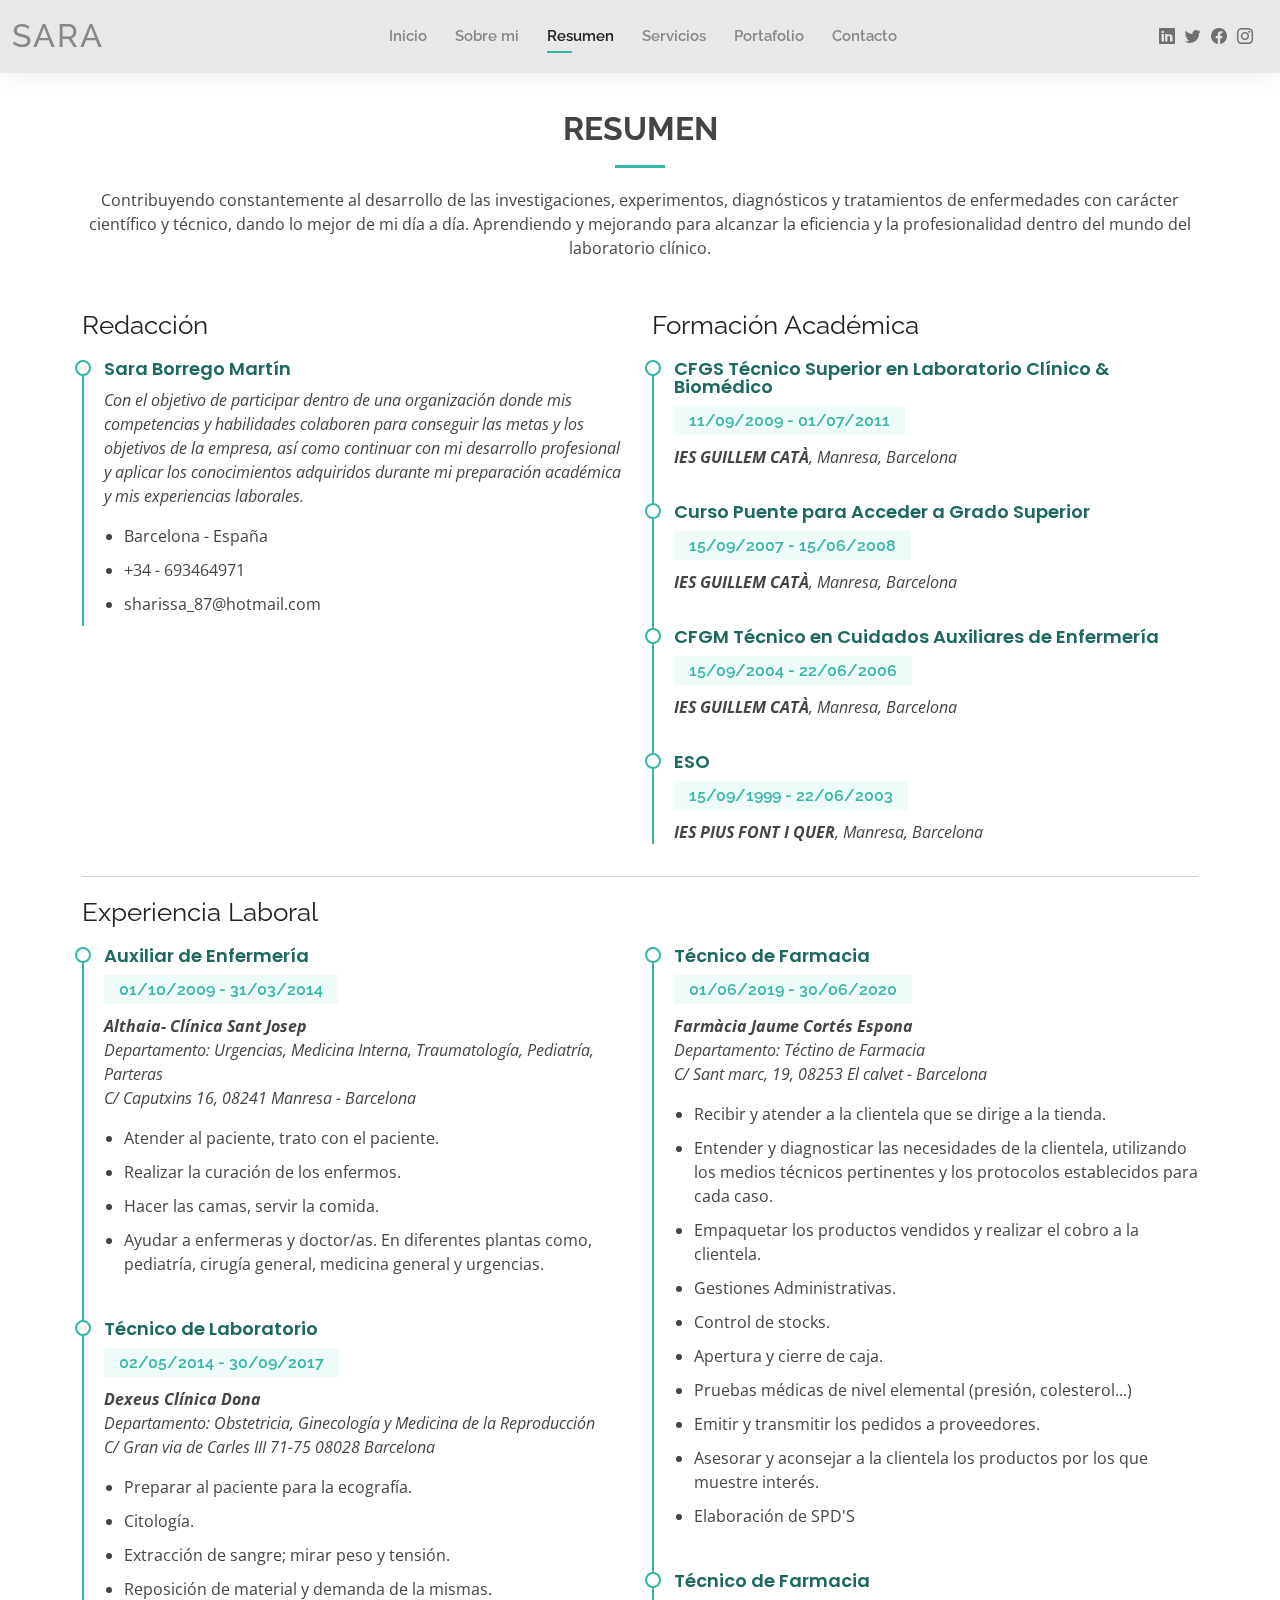
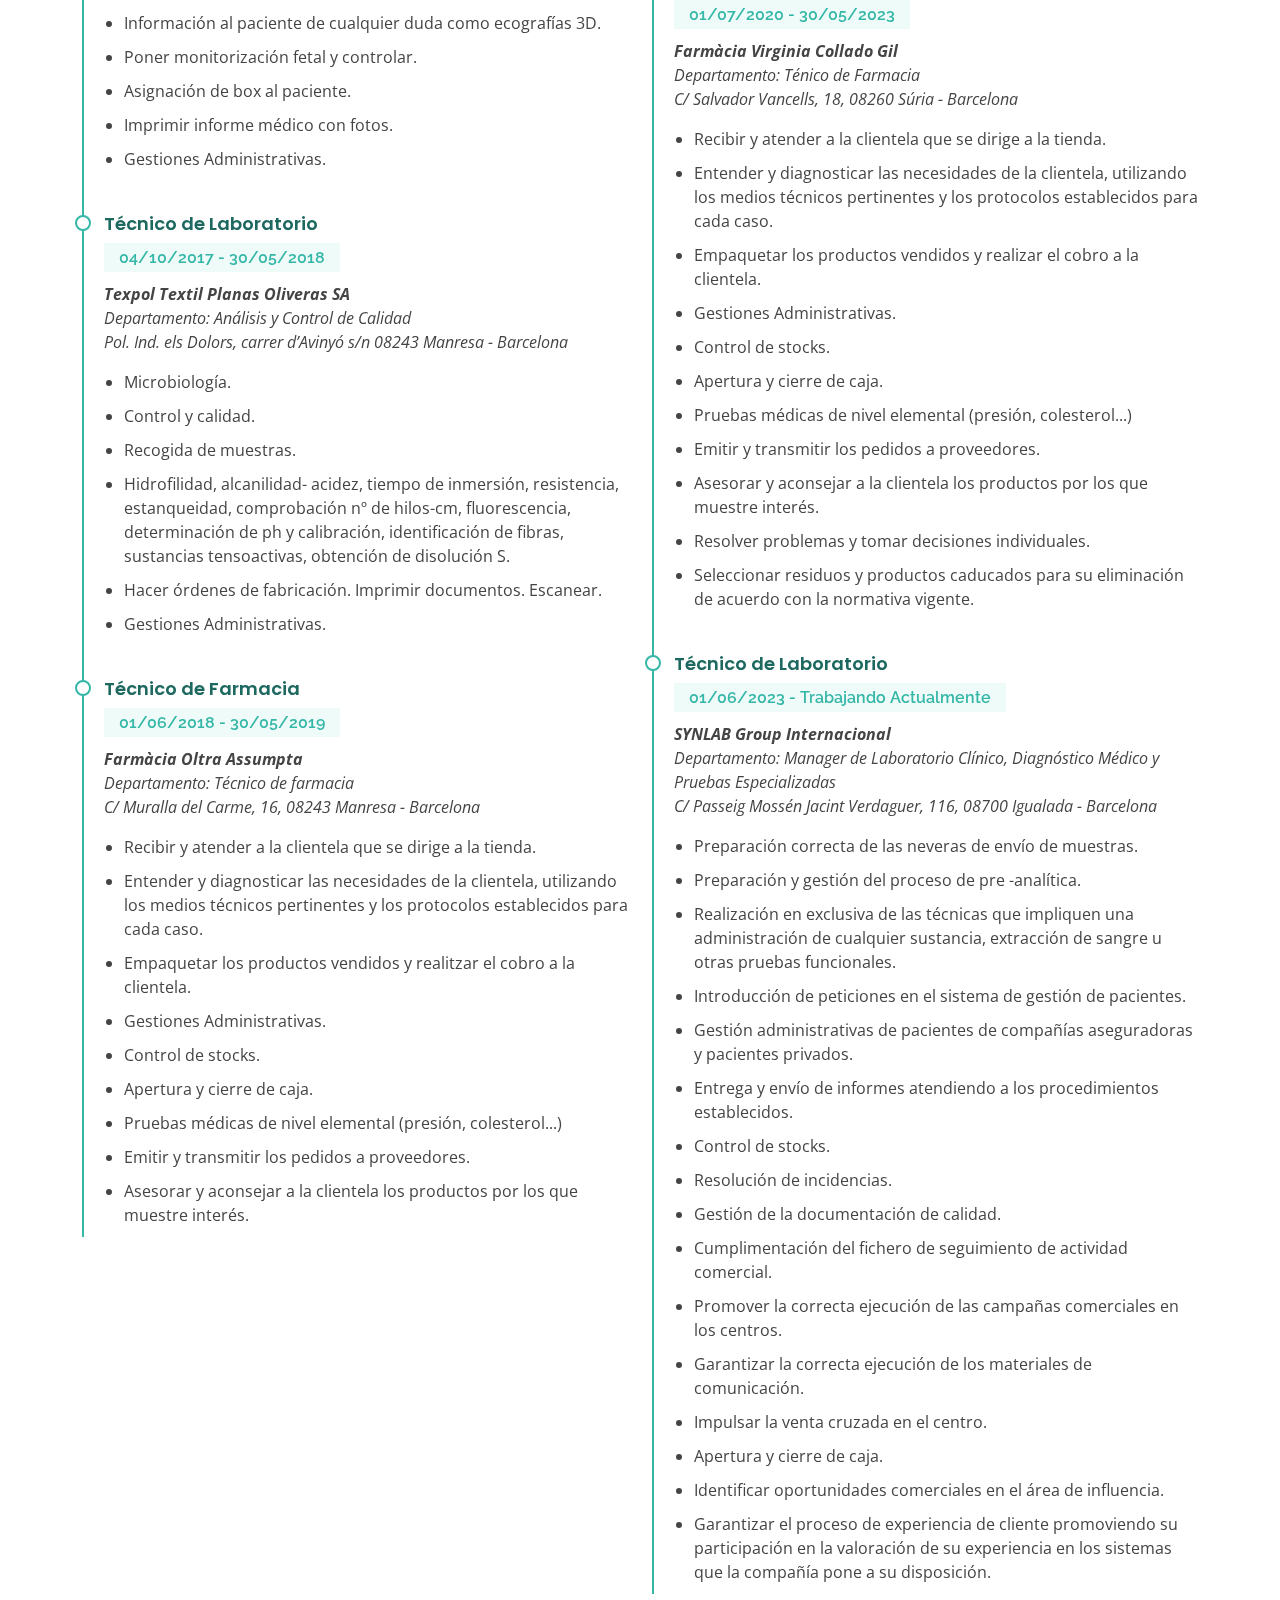
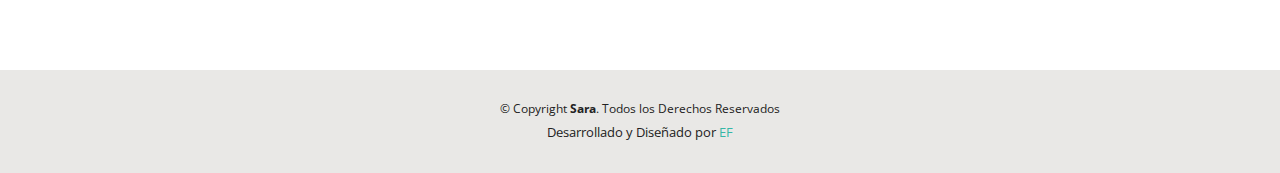
<file: resume.html>
<!DOCTYPE html>
<html lang="es">

<head>
  <meta charset="utf-8">
  <meta content="width=device-width, initial-scale=1.0" name="viewport">

  <title>Sara-CV-Resumen </title>
  <meta content="" name="description">
  <meta content="" name="keywords">

  <!-- Favicons -->
  <link href="assets/img/favicon1.png" rel="icon">
  <link href="assets/img/apple-touch-icon1.png" rel="apple-touch-icon">

  <!-- Google Fonts -->
  <link href="https://fonts.googleapis.com/css?family=Open+Sans:300,300i,400,400i,600,600i,700,700i|Raleway:300,300i,400,400i,500,500i,600,600i,700,700i|Poppins:300,300i,400,400i,500,500i,600,600i,700,700i" rel="stylesheet">

  <!-- Vendor CSS Files -->
  <link href="assets/vendor/aos/aos.css" rel="stylesheet">
  <link href="assets/vendor/bootstrap/css/bootstrap.min.css" rel="stylesheet">
  <link href="assets/vendor/bootstrap-icons/bootstrap-icons.css" rel="stylesheet">
  <link href="assets/vendor/boxicons/css/boxicons.min.css" rel="stylesheet">
  <link href="assets/vendor/glightbox/css/glightbox.min.css" rel="stylesheet">
  <link href="assets/vendor/swiper/swiper-bundle.min.css" rel="stylesheet">

  <!-- Template Main CSS File -->
  <link href="assets/css/style.css" rel="stylesheet">

  
</head>

<body>

  <!-- ======= Header ======= -->
  <header id="header" class="fixed-top">
    <div class="container-fluid d-flex justify-content-between align-items-center">

      <h1 class="logo me-auto me-lg-0"><a href="index.html">Sara</a></h1>
      <!-- Uncomment below if you prefer to use an image logo -->
      <!-- <a href="index.html" class="logo"><img src="assets/img/logo.png" alt="" class="img-fluid"></a>-->

      <nav id="navbar" class="navbar order-last order-lg-0">
        <ul>
          <li><a href="index.html">Inicio</a></li>
          <li><a href="about.html">Sobre mi</a></li>
          <li><a class="active" href="resume.html">Resumen</a></li>
          <li><a href="services.html">Servicios</a></li>
          <li><a href="portfolio.html">Portafolio</a></li>
          <li><a href="contact.html">Contacto</a></li>
        </ul>
        <i class="bi bi-list mobile-nav-toggle"></i>
      </nav><!-- .navbar -->

      <div class="header-social-links">
        <a href="https://www.linkedin.com/in/sara-borrego-martin-4b8a88119/" class="linkedin"><i class="bi bi-linkedin"></i></a>
        <a href="https://twitter.com/" class="twitter"><i class="bi bi-twitter"></i></a>
        <a href="https://es-es.facebook.com/" class="facebook"><i class="bi bi-facebook"></i></a>
        <a href="https://www.instagram.com/" class="instagram"><i class="bi bi-instagram"></i></a>
        
      </div>

      </div>

  </header><!-- End Header -->

  <main id="main">

    <!-- ======= Resume Section ======= -->
    <section id="resume" class="resume">
      <div class="container" data-aos="fade-up">

        <div class="section-title">
          <h2>Resumen</h2>
          <p>Contribuyendo constantemente al desarrollo de las investigaciones, experimentos, diagnósticos y tratamientos de enfermedades con carácter científico y técnico, dando lo mejor de mi día a día. Aprendiendo y mejorando para alcanzar la eficiencia y la profesionalidad dentro del mundo del laboratorio clínico.</p>
        </div>

        <div class="row">
          <div class="col-lg-6">
            <h3 class="resume-title">Redacción</h3>
            <div class="resume-item pb-0">
              <h4>Sara Borrego Martín</h4>
              <p><em>Con el objetivo de participar dentro de una organización donde mis competencias y habilidades colaboren para conseguir las metas y los objetivos de la empresa, así como continuar con mi desarrollo profesional y aplicar los conocimientos adquiridos durante mi preparación académica y mis experiencias laborales.</em></p>
              <ul>
                <li>Barcelona - España</li>
                <li>+34 - 693464971</li>
                <li>sharissa_87@hotmail.com</li>
              </ul>
            </div>
          </div>
            <div class="col-lg-6">
            <h3 class="resume-title">Formación Académica</h3>
            <div class="resume-item">
              <h4>CFGS Técnico Superior en Laboratorio Clínico & Biomédico</h4>
              <h5>11/09/2009 - 01/07/2011</h5>
              <p><em><b>IES GUILLEM CATÀ</b>, Manresa, Barcelona</em></p>
            </div>
            <div class="resume-item">
              <h4>Curso Puente para Acceder a Grado Superior</h4>
              <h5>15/09/2007 - 15/06/2008</h5>
              <p><em><b>IES GUILLEM CATÀ</b>, Manresa, Barcelona</em></p>
            </div>
            <div class="resume-item">
              <h4>CFGM Técnico en Cuidados Auxiliares de Enfermería</h4>
              <h5>15/09/2004 - 22/06/2006</h5>
              <p><em><b>IES GUILLEM CATÀ</b>, Manresa, Barcelona</em></p>
            </div>
            <div class="resume-item">
              <h4>ESO</h4>
              <h5>15/09/1999 - 22/06/2003</h5>
              <p><em><b>IES PIUS FONT I QUER</b>, Manresa, Barcelona</em></p>
            </div>
            
            </div>
        </div>
        <hr>
        <h3 class="resume-title">Experiencia Laboral</h3>
           <div class="row">
            <div class="col-lg-6">
          
                
                 <div class="resume-item">
              <h4>Auxiliar de Enfermería</h4>
              <h5>01/10/2009 - 31/03/2014</h5>
                <p><em><b>Althaia- Clínica Sant Josep</b><br> Departamento: Urgencias, Medicina Interna, Traumatología, Pediatría, Parteras<br>C/ Caputxins 16, 08241 Manresa - Barcelona </em></p>
              <ul>
                <li>Atender al paciente, trato con el paciente. </li>
                <li>Realizar la curación de los enfermos.</li>
                <li>Hacer las camas, servir la comida.</li>
                <li>Ayudar a enfermeras y doctor/as. En diferentes plantas 
                como, pediatría, cirugía general, medicina general y urgencias.</li>
              </ul>
            </div>
            
          <div class="resume-item">
              <h4>Técnico de Laboratorio</h4>
              <h5>02/05/2014 - 30/09/2017</h5>
                <p><em><b>Dexeus Clínica Dona</b><br> Departamento: Obstetricia, Ginecología y Medicina de la Reproducción<br>C/ Gran via de Carles III 71-75 08028 Barcelona </em></p>
              <ul>
                <li>Preparar al paciente para la ecografía. </li>
                <li>Citología.</li>
                <li>Extracción de sangre; mirar peso y tensión.</li>
                <li>Reposición de material y demanda de la mismas.</li>
                <li>Información al paciente de cualquier duda como ecografías 3D.</li>
                <li>Poner monitorización fetal y controlar.</li>
                <li>Asignación de box al paciente.</li>
                <li>Imprimir informe médico con fotos.</li>
                <li>Gestiones Administrativas.</li>
              </ul>
            </div>
            <div class="resume-item">
              <h4>Técnico de Laboratorio</h4>
              <h5>04/10/2017 - 30/05/2018</h5>
               <p><em><b>Texpol Textil Planas Oliveras SA</b><br> 
                Departamento: Análisis y Control de Calidad<br>Pol. Ind. els Dolors, carrer d’Avinyó s/n 08243 Manresa - Barcelona</em></p>
              <ul>
                <li>Microbiología.</li>
                <li>Control y calidad.</li>
                <li>Recogida de muestras.</li>
                <li>Hidrofilidad, alcanilidad- acidez, tiempo de inmersión, resistencia, estanqueidad, comprobación nº de hilos-cm, fluorescencia, determinación de ph y calibración, identificación de fibras, sustancias tensoactivas, obtención de disolución S.</li>
                <li>Hacer órdenes de fabricación. Imprimir documentos. Escanear.</li>
                <li>Gestiones Administrativas.</li>
              </ul>
            </div>
            
            <div class="resume-item">
              <h4>Técnico de Farmacia</h4>
              <h5>01/06/2018 - 30/05/2019</h5>
               <p><em><b>Farmàcia Oltra Assumpta</b><br> 
                Departamento: Técnico de farmacia<br>C/ Muralla del Carme, 16, 08243 Manresa - Barcelona</em></p>
              <ul>
                <li>Recibir y atender a la clientela que se dirige a la tienda.</li>
                <li>Entender y diagnosticar las necesidades de la clientela, utilizando los medios técnicos pertinentes y los protocolos establecidos para cada caso.</li>
                <li>Empaquetar los productos vendidos y realitzar el cobro a la clientela.</li>
                <li>Gestiones Administrativas.</li>
                <li>Control de stocks.</li>
                <li>Apertura y cierre de caja.</li>
                <li>Pruebas médicas de nivel elemental (presión, colesterol...)</li>
                <li>Emitir y transmitir los pedidos a proveedores.</li>
                <li>Asesorar y aconsejar a la clientela los productos por los que muestre interés.</li>
              </ul>
            </div>
    </div>
       <div class="col-lg-6">
        
      
            <div class="resume-item">
              <h4>Técnico de Farmacia</h4>
              <h5>01/06/2019 - 30/06/2020</h5>
               <p><em><b>Farmàcia Jaume Cortés Espona</b><br> 
                Departamento: Téctino de Farmacia<br>C/ Sant marc, 19, 08253 El calvet - Barcelona</em></p>
              <ul>
                <li>Recibir y atender a la clientela que se dirige a la tienda.</li>
                <li>Entender y diagnosticar las necesidades de la clientela, utilizando los medios técnicos pertinentes y los protocolos establecidos para cada caso.</li>
                <li>Empaquetar los productos vendidos y realizar el cobro a la clientela.</li>
                <li>Gestiones Administrativas.</li>
                <li>Control de stocks.</li>
                <li>Apertura y cierre de caja.</li>
                <li>Pruebas médicas de nivel elemental (presión, colesterol...)</li>
                <li>Emitir y transmitir los pedidos a proveedores.</li>
                <li>Asesorar y aconsejar a la clientela los productos por los que muestre interés.</li>
                <li>Elaboración de SPD'S</li>
              </ul>
            </div>
        
            <div class="resume-item">
              <h4>Técnico de Farmacia</h4>
              <h5>01/07/2020 - 30/05/2023</h5>
               <p><em><b>Farmàcia Virginia Collado Gil</b><br> 
                Departamento: Ténico de Farmacia<br>C/ Salvador Vancells, 18, 08260 Súria - Barcelona</em></p>
              <ul>
                <li>Recibir y atender a la clientela que se dirige a la tienda.</li>
                <li>Entender y diagnosticar las necesidades de la clientela, utilizando los medios técnicos pertinentes y los protocolos establecidos para cada caso.</li>
                <li>Empaquetar los productos vendidos y realizar el cobro a la clientela.</li>
                <li>Gestiones Administrativas.</li>
                <li>Control de stocks.</li>
                <li>Apertura y cierre de caja.</li>
                <li>Pruebas médicas de nivel elemental (presión, colesterol...)</li>
                <li>Emitir y transmitir los pedidos a proveedores.</li>
                <li>Asesorar y aconsejar a la clientela los productos por los que muestre interés.</li>
                <li>Resolver problemas y tomar decisiones individuales.</li>
                <li>Seleccionar residuos y productos caducados para su eliminación de acuerdo con la normativa vigente.</li>
              </ul>
            </div>
    
            <div class="resume-item">
              <h4>Técnico de Laboratorio </h4>
              <h5>01/06/2023 - Trabajando Actualmente </h5>
               <p><em><b>SYNLAB Group Internacional</b><br> 
                Departamento: Manager de Laboratorio Clínico, Diagnóstico Médico y Pruebas Especializadas<br>C/ Passeig Mossén Jacint Verdaguer, 116, 08700 Igualada - Barcelona</em></p>
              <ul>
                <li>Preparación correcta de las neveras de envío de muestras.</li>
                <li>Preparación y gestión del proceso de pre -analítica.</li>
                <li>Realización en exclusiva de las técnicas que impliquen una administración de cualquier sustancia, extracción de sangre u otras pruebas funcionales.</li>
                <li>Introducción de peticiones en el sistema de gestión de pacientes.</li>
                <li>Gestión administrativas de pacientes de compañías aseguradoras y pacientes privados.</li>
                <li>Entrega y envío de informes atendiendo a los procedimientos establecidos.</li>
                <li>Control de stocks.</li>
                <li>Resolución de incidencias.</li>
                 <li>Gestión de la documentación de calidad.</li>
                <li>Cumplimentación del fichero de seguimiento de actividad comercial.</li>
                <li>Promover la correcta ejecución de las campañas comerciales en los centros.</li>
                <li>Garantizar la correcta ejecución de los materiales de comunicación.</li>
                <li>Impulsar la venta cruzada en el centro.</li>
                <li>Apertura y cierre de caja.</li>
                <li>Identificar oportunidades comerciales en el área de influencia.</li>
                <li>Garantizar el proceso de experiencia de cliente promoviendo su participación en la valoración de su experiencia en los sistemas que la compañía pone a su disposición.</li>
              </ul>

    </div>

            </div>
    
          </div>

        </div>
    
    </section><!-- End Resume Section -->

  </main><!-- End #main -->

  <!-- ======= Footer ======= -->
  <footer id="footer">
    <div class="container">
      <div class="copyright">
        &copy; Copyright <strong><span>Sara</span></strong>. Todos los Derechos Reservados
      </div>
      <div class="credits">
        
        Desarrollado y Diseñado por <a href="#">EF</a>
      </div>
    </div>
  </footer><!-- End  Footer -->

  <div id="preloader"></div>
  <a href="#" class="back-to-top d-flex align-items-center justify-content-center"><i class="bi bi-arrow-up-short"></i></a>

  <!-- Vendor JS Files -->
  <script src="assets/vendor/purecounter/purecounter_vanilla.js"></script>
  <script src="assets/vendor/aos/aos.js"></script>
  <script src="assets/vendor/bootstrap/js/bootstrap.bundle.min.js"></script>
  <script src="assets/vendor/glightbox/js/glightbox.min.js"></script>
  <script src="assets/vendor/isotope-layout/isotope.pkgd.min.js"></script>
  <script src="assets/vendor/swiper/swiper-bundle.min.js"></script>
  <script src="assets/vendor/waypoints/noframework.waypoints.js"></script>
  <script src="assets/vendor/php-email-form/validate.js"></script>

  <!-- Template Main JS File -->
  <script src="assets/js/main.js"></script>

</body>

</html>
</file>
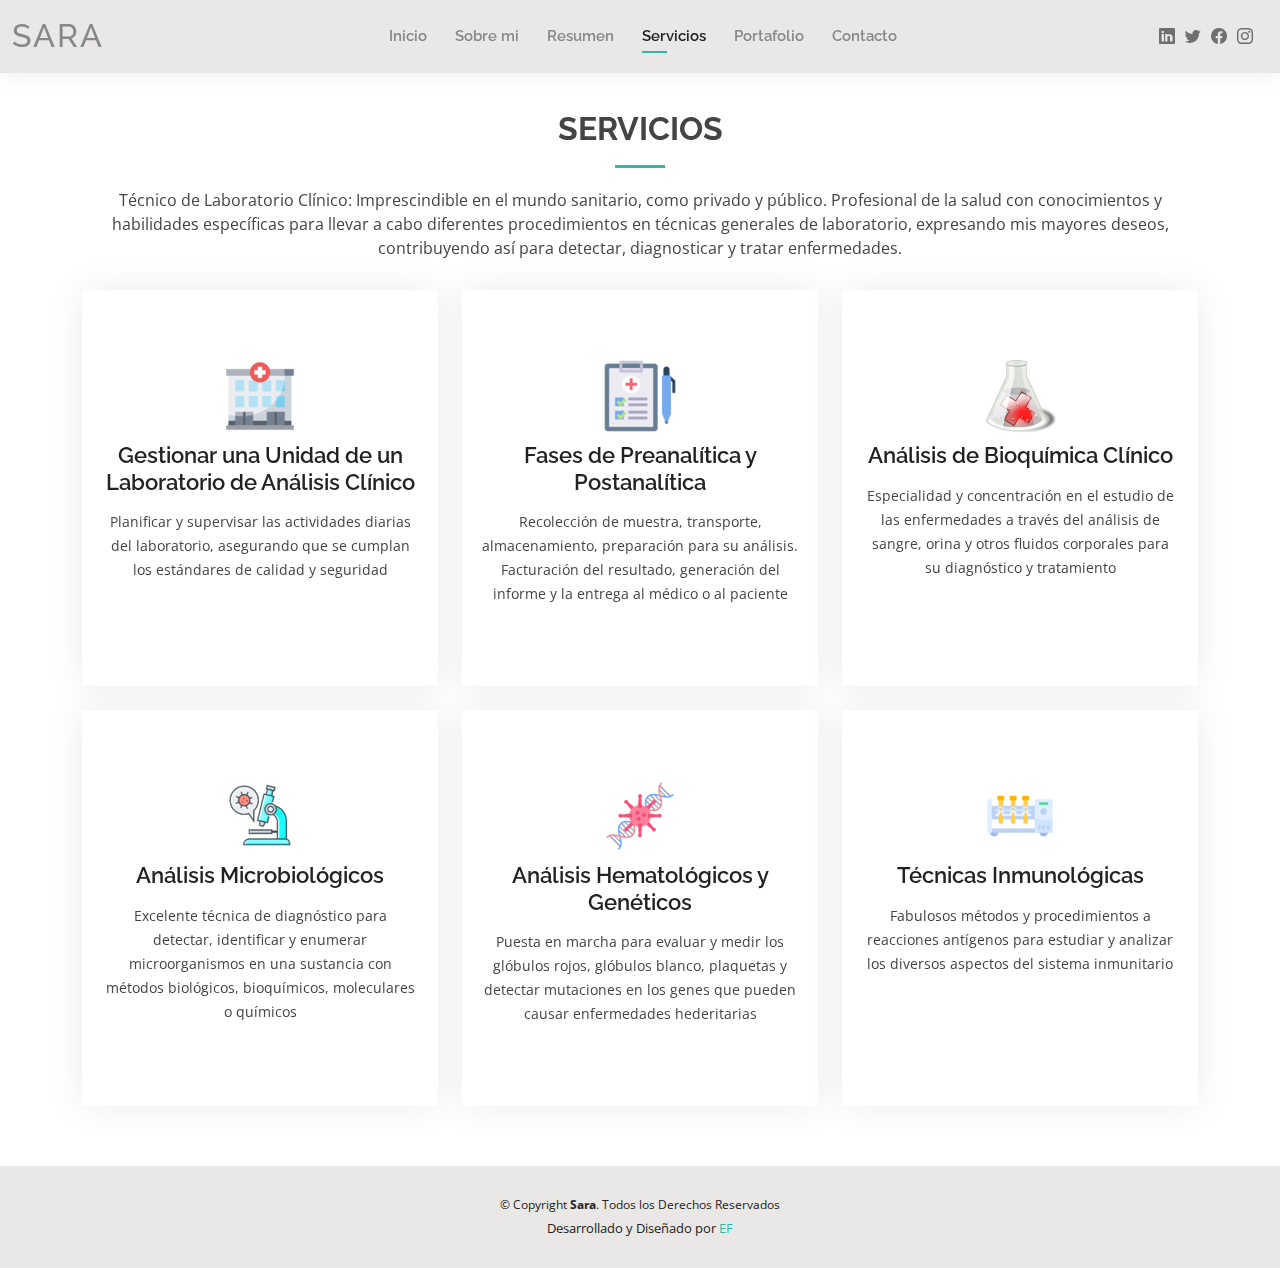
<file: services.html>
<!DOCTYPE html>
<html lang="es">

<head>
  <meta charset="utf-8">
  <meta content="width=device-width, initial-scale=1.0" name="viewport">

  <title>Sara-CV-Servicios</title>
  <meta content="" name="description">
  <meta content="" name="keywords">

  <!-- Favicons -->
  <link href="assets/img/favicon1.png" rel="icon">
  <link href="assets/img/apple-touch-icon1.png" rel="apple-touch-icon">

  <!-- Google Fonts -->
  <link href="https://fonts.googleapis.com/css?family=Open+Sans:300,300i,400,400i,600,600i,700,700i|Raleway:300,300i,400,400i,500,500i,600,600i,700,700i|Poppins:300,300i,400,400i,500,500i,600,600i,700,700i" rel="stylesheet">

  <!-- Vendor CSS Files -->
  <link href="assets/vendor/aos/aos.css" rel="stylesheet">
  <link href="assets/vendor/bootstrap/css/bootstrap.min.css" rel="stylesheet">
  <link href="assets/vendor/bootstrap-icons/bootstrap-icons.css" rel="stylesheet">
  <link href="assets/vendor/boxicons/css/boxicons.min.css" rel="stylesheet">
  <link href="assets/vendor/glightbox/css/glightbox.min.css" rel="stylesheet">
  <link href="assets/vendor/swiper/swiper-bundle.min.css" rel="stylesheet">

  <!-- Template Main CSS File -->
  <link href="assets/css/style.css" rel="stylesheet">
</head>

<body>

  <!-- ======= Header ======= -->
  <header id="header" class="fixed-top">
    <div class="container-fluid d-flex justify-content-between align-items-center">

      <h1 class="logo me-auto me-lg-0"><a href="index.html">Sara</a></h1>
      <!-- Uncomment below if you prefer to use an image logo -->
      <!-- <a href="index.html" class="logo"><img src="assets/img/logo.png" alt="" class="img-fluid"></a>-->

      <nav id="navbar" class="navbar order-last order-lg-0">
        <ul>
          <li><a href="index.html">Inicio</a></li>
          <li><a href="about.html">Sobre mi</a></li>
          <li><a href="resume.html">Resumen</a></li>
          <li><a class="active" href="services.html">Servicios</a></li>
          <li><a href="portfolio.html">Portafolio</a></li>
          <li><a href="contact.html">Contacto</a></li>
        </ul>
        <i class="bi bi-list mobile-nav-toggle"></i>
      </nav><!-- .navbar -->

      <div class="header-social-links">
        <a href="https://www.linkedin.com/in/sara-borrego-martin-4b8a88119/" class="linkedin"><i class="bi bi-linkedin"></i></a>
        <a href="https://twitter.com/" class="twitter"><i class="bi bi-twitter"></i></a>
        <a href="https://es-es.facebook.com/" class="facebook"><i class="bi bi-facebook"></i></a>
        <a href="https://www.instagram.com/" class="instagram"><i class="bi bi-instagram"></i></a>
        
      </div>

    </div>

  </header><!-- End Header -->

  <main id="main">

    <!-- ======= Services Section ======= -->
    <section id="services" class="services">
      <div class="container" data-aos="fade-up">

        <div class="section-title">
          <h2>Servicios</h2>
          <p>Técnico de Laboratorio Clínico: Imprescindible en el mundo sanitario, como privado y público. Profesional de la salud con conocimientos y habilidades específicas para llevar a cabo diferentes procedimientos en técnicas generales de laboratorio, expresando mis mayores deseos, contribuyendo así para detectar, diagnosticar y tratar enfermedades.</p>
        </div>

        <div class="row">
          <div class="col-lg-4 col-md-6 d-flex align-items-stretch" data-aos="zoom-in" data-aos-delay="100">
            <div class="icon-box iconbox-blue"> 
            <img src="assets/img/icons/laboratorio.png" class="img-fluid" alt="">
              <!--<div class="icon">
                <svg width="100" height="100" viewBox="0 0 600 600" xmlns="http://www.w3.org/2000/svg"> 
                  <path stroke="none" stroke-width="0" fill="#f5f5f5" d="M300,521.0016835830174C376.1290562159157,517.8887921683347,466.0731472004068,529.7835943286574,510.70327084640275,468.03025145048787C554.3714126377745,407.6079735673963,508.03601936045806,328.9844924480964,491.2728898941984,256.3432110539036C474.5976632858925,184.082847569629,479.9380746630129,96.60480741107993,416.23090153303,58.64404602377083C348.86323505073057,18.502131276798302,261.93793281208167,40.57373210992963,193.5410806939664,78.93577620505333C130.42746243093433,114.334589627462,98.30271207620316,179.96522072025542,76.75703585869454,249.04625023123273C51.97151888228291,328.5150500222984,13.704378332031375,421.85034740162234,66.52175969318436,486.19268352777647C119.04800174914682,550.1803526380478,217.28368757567262,524.383925680826,300,521.0016835830174"></path>
                </svg>
                  
                  <i class="bx bxl-dribbble"></i>
              </div>-->
              <h4><a href="">Gestionar una Unidad de un Laboratorio de Análisis Clínico</a></h4>
              <p>Planificar y supervisar las actividades diarias del laboratorio, asegurando que se cumplan los estándares de calidad y seguridad</p>
            </div>
          </div>

          <div class="col-lg-4 col-md-6 d-flex align-items-stretch mt-4 mt-md-0" data-aos="zoom-in" data-aos-delay="200">
            <div class="icon-box iconbox-orange ">
            <img src="assets/img/icons/prescripcion-medica.png" class="img-fluid" alt="">
              <!--<div class="icon">
                <svg width="100" height="100" viewBox="0 0 600 600" xmlns="http://www.w3.org/2000/svg">
                  <path stroke="none" stroke-width="0" fill="#f5f5f5" d="M300,582.0697525312426C382.5290701553225,586.8405444964366,449.9789794690241,525.3245884688669,502.5850820975895,461.55621195738473C556.606425686781,396.0723002908107,615.8543463187945,314.28637112970534,586.6730223649479,234.56875336149918C558.9533121215079,158.8439757836574,454.9685369536778,164.00468322053177,381.49747125262974,130.76875717737553C312.15926192815925,99.40240125094834,248.97055460311594,18.661163978235184,179.8680185752513,50.54337015887873C110.5421016452524,82.52863877960104,119.82277516462835,180.83849132639028,109.12597500060166,256.43424936330496C100.08760227029461,320.3096726198365,92.17705696193138,384.0621239912766,124.79988738764834,439.7174275375508C164.83382741302287,508.01625554203684,220.96474134820875,577.5009287672846,300,582.0697525312426"></path>
                </svg>
                <i class="bx bx-file"></i>
              </div>-->
              <h4><a href="">Fases de Preanalítica y Postanalítica</a></h4>
              <p>Recolección de muestra, transporte, almacenamiento, preparación para su análisis. Facturación del resultado, generación del informe y la entrega al médico o al paciente</p>
            </div>
          </div>

          <div class="col-lg-4 col-md-6 d-flex align-items-stretch mt-4 mt-lg-0" data-aos="zoom-in" data-aos-delay="300">
            <div class="icon-box iconbox-pink">
            <img src="assets/img/icons/bioquimica.png" class="img-fluid" alt="">
              <!--<div class="icon">
                <svg width="100" height="100" viewBox="0 0 600 600" xmlns="http://www.w3.org/2000/svg">
                  <path stroke="none" stroke-width="0" fill="#f5f5f5" d="M300,541.5067337569781C382.14930387511276,545.0595476570109,479.8736841581634,548.3450877840088,526.4010558755058,480.5488172755941C571.5218469581645,414.80211281144784,517.5187510058486,332.0715597781072,496.52539010469104,255.14436215662573C477.37192572678356,184.95920475031193,473.57363656557914,105.61284051026155,413.0603344069578,65.22779650032875C343.27470386102294,18.654635553484475,251.2091493199835,5.337323636656869,175.0934190732945,40.62881213300186C97.87086631185822,76.43348514350839,51.98124368387456,156.15599469081315,36.44837278890362,239.84606092416172C21.716077023791087,319.22268207091537,43.775223500013084,401.1760424656574,96.891909868211,461.97329694683043C147.22146801428983,519.5804099606455,223.5754009179313,538.201503339737,300,541.5067337569781"></path>
                </svg>
                <i class="bx bx-tachometer"></i>
              </div>-->
              <h4><a href="">Análisis de Bioquímica Clínico</a></h4>
              <p>Especialidad y concentración en el estudio de las enfermedades a través del análisis de sangre, orina y otros fluidos corporales para su diagnóstico y tratamiento</p>
            </div>
          </div>

          <div class="col-lg-4 col-md-6 d-flex align-items-stretch mt-4" data-aos="zoom-in" data-aos-delay="100">
            <div class="icon-box iconbox-yellow">
            <img src="assets/img/icons/microbiologico.png" class="img-fluid" alt="">
              <!--<div class="icon">
                <svg width="100" height="100" viewBox="0 0 600 600" xmlns="http://www.w3.org/2000/svg">
                  <path stroke="none" stroke-width="0" fill="#f5f5f5" d="M300,503.46388370962813C374.79870501325706,506.71871716319447,464.8034551963731,527.1746412648533,510.4981551193396,467.86667711651364C555.9287308511215,408.9015244558933,512.6030010748507,327.5744911775523,490.211057578863,256.5855673507754C471.097692560561,195.9906835881958,447.69079081568157,138.11976852964426,395.19560036434837,102.3242989838813C329.3053358748298,57.3949838291264,248.02791733380457,8.279543830951368,175.87071277845988,42.242879143198664C103.41431057327972,76.34704239035025,93.79494320519305,170.9812938413882,81.28167332365135,250.07896920659033C70.17666984294237,320.27484674793965,64.84698225790005,396.69656628748305,111.28512138212992,450.4950937839243C156.20124167950087,502.5303643271138,231.32542653798444,500.4755392045468,300,503.46388370962813"></path>
                </svg>
                <i class="bx bx-layer"></i>
              </div>-->
              <h4><a href="">Análisis Microbiológicos</a></h4>
              <p>Excelente técnica de diagnóstico para detectar, identificar y enumerar microorganismos en una sustancia con métodos biológicos, bioquímicos, moleculares o químicos</p>
            </div>
          </div>

          <div class="col-lg-4 col-md-6 d-flex align-items-stretch mt-4" data-aos="zoom-in" data-aos-delay="200">
            <div class="icon-box iconbox-red">
            <img src="assets/img/icons/hematologia-genetica.png" class="img-fluid" alt="">
              <!--<div class="icon">
                <svg width="100" height="100" viewBox="0 0 600 600" xmlns="http://www.w3.org/2000/svg">
                  <path stroke="none" stroke-width="0" fill="#f5f5f5" d="M300,532.3542879108572C369.38199826031484,532.3153073249985,429.10787420159085,491.63046689027357,474.5244479745417,439.17860296908856C522.8885846962883,383.3225815378663,569.1668002868075,314.3205725914397,550.7432151929288,242.7694973846089C532.6665558377875,172.5657663291529,456.2379748765914,142.6223662098291,390.3689995646985,112.34683881706744C326.66090330228417,83.06452184765237,258.84405631176094,53.51806209861945,193.32584062364296,78.48882559362697C121.61183558270385,105.82097193414197,62.805066853699245,167.19869350419734,48.57481801355237,242.6138429142374C34.843463184063346,315.3850353017275,76.69343916112496,383.4422959591041,125.22947124332185,439.3748458443577C170.7312796277747,491.8107796887764,230.57421082200815,532.3932930995766,300,532.3542879108572"></path>
                </svg>
                <i class="bx bx-slideshow"></i>
              </div>-->
              <h4><a href="">Análisis Hematológicos y Genéticos</a></h4>
              <p>Puesta en marcha para evaluar y medir los glóbulos rojos, glóbulos blanco, plaquetas y detectar mutaciones en los genes que pueden causar enfermedades hederitarias</p>
            </div>
          </div>

          <div class="col-lg-4 col-md-6 d-flex align-items-stretch mt-4" data-aos="zoom-in" data-aos-delay="300">
            <div class="icon-box iconbox-teal">
            <img src="assets/img/icons/inmunologico.png" class="img-fluid" alt="">
              <!--<div class="icon">
                <svg width="100" height="100" viewBox="0 0 600 600" xmlns="http://www.w3.org/2000/svg">
                  <path stroke="none" stroke-width="0" fill="#f5f5f5" d="M300,566.797414625762C385.7384707136149,576.1784315230908,478.7894351017131,552.8928747891023,531.9192734346935,484.94944893311C584.6109503024035,417.5663521118492,582.489472248146,322.67544863468447,553.9536738515405,242.03673114598146C529.1557734026468,171.96086150256528,465.24506316201064,127.66468636344209,395.9583748389544,100.7403814666027C334.2173773831606,76.7482773500951,269.4350130405921,84.62216499799875,207.1952322260088,107.2889140133804C132.92018162631612,134.33871894543012,41.79353780512637,160.00259165414826,22.644507872594943,236.69541883565114C3.319112789854554,314.0945973066697,72.72355303640163,379.243833228382,124.04198916343866,440.3218312028393C172.9286146004772,498.5055451809895,224.45579914871206,558.5317968840102,300,566.797414625762"></path>
                </svg>
                <i class="bx bx-arch"></i>
              </div>-->
              <h4><a href="">Técnicas Inmunológicas</a></h4>
              <p>Fabulosos métodos y procedimientos a reacciones antígenos para estudiar y analizar los diversos aspectos del sistema inmunitario</p>
            </div>
          </div>

        </div>

      </div>
    </section><!-- End Services Section -->

  </main><!-- End #main -->

  <!-- ======= Footer ======= -->
  <footer id="footer">
    <div class="container">
      <div class="copyright">
        &copy; Copyright <strong><span>Sara</span></strong>. Todos los Derechos Reservados
      </div>
      <div class="credits">
        
        Desarrollado y Diseñado por  <a href="#">EF</a>
      </div>
    </div>
  </footer><!-- End  Footer -->

  <div id="preloader"></div>
  <a href="#" class="back-to-top d-flex align-items-center justify-content-center"><i class="bi bi-arrow-up-short"></i></a>

  <!-- Vendor JS Files -->
  <script src="assets/vendor/purecounter/purecounter_vanilla.js"></script>
  <script src="assets/vendor/aos/aos.js"></script>
  <script src="assets/vendor/bootstrap/js/bootstrap.bundle.min.js"></script>
  <script src="assets/vendor/glightbox/js/glightbox.min.js"></script>
  <script src="assets/vendor/isotope-layout/isotope.pkgd.min.js"></script>
  <script src="assets/vendor/swiper/swiper-bundle.min.js"></script>
  <script src="assets/vendor/waypoints/noframework.waypoints.js"></script>
  <script src="assets/vendor/php-email-form/validate.js"></script>

  <!-- Template Main JS File -->
  <script src="assets/js/main.js"></script>

</body>
  
</html>
</file>
<file: assets/css/style.css>
/**
* Template Name: Kelly - v4.9.1
* Template URL: https://bootstrapmade.com/kelly-free-bootstrap-cv-resume-html-template/
* Author: BootstrapMade.com
* License: https://bootstrapmade.com/license/
*/

/*--------------------------------------------------------------
# General
--------------------------------------------------------------*/
body {
  font-family: "Open Sans", sans-serif;
  color: #444444;
}

a {
  color: #34b7a7;
  text-decoration: none;
}

a:hover {
  color: #51cdbe;
  text-decoration: none;
}

h1,
h2,
h3,
h4,
h5,
h6 {
  font-family: "Raleway", sans-serif;
}

#main {
  margin-top: 50px;
}

@media (max-width: 992px) {
  #main {
    margin-top: 30px;
  }
}

/*--------------------------------------------------------------
# Preloader
--------------------------------------------------------------*/
#preloader {
  position: fixed;
  top: 0;
  left: 0;
  right: 0;
  bottom: 0;
  z-index: 9999;
  overflow: hidden;
  background: #fff;
}

#preloader:before {
  content: "";
  position: fixed;
  top: calc(50% - 30px);
  left: calc(50% - 30px);
  border: 6px solid #34b7a7;
  border-top-color: #dcf5f2;
  border-radius: 50%;
  width: 60px;
  height: 60px;
  -webkit-animation: animate-preloader 1s linear infinite;
  animation: animate-preloader 1s linear infinite;
}

@-webkit-keyframes animate-preloader {
  0% {
    transform: rotate(0deg);
  }

  100% {
    transform: rotate(360deg);
  }
}

@keyframes animate-preloader {
  0% {
    transform: rotate(0deg);
  }

  100% {
    transform: rotate(360deg);
  }
}

/*--------------------------------------------------------------
# Back to top button
--------------------------------------------------------------*/
.back-to-top {
  position: fixed;
  visibility: hidden;
  opacity: 0;
  right: 15px;
  bottom: 15px;
  z-index: 996;
  background: #34b7a7;
  width: 40px;
  height: 40px;
  border-radius: 50px;
  transition: all 0.4s;
}

.back-to-top i {
  font-size: 24px;
  color: #fff;
  line-height: 0;
}

.back-to-top:hover {
  background: #49cbbb;
  color: #fff;
}

.back-to-top.active {
  visibility: visible;
  opacity: 1;
}

/*--------------------------------------------------------------
# Header
--------------------------------------------------------------*/
#header {
  background: #e9e8e6;
  box-shadow: 0px 0px 25px 0 rgba(0, 0, 0, 0.08);
  z-index: 997;
  padding: 15px 0;
}

#header .logo {
  font-size: 32px;
  margin: 0;
  padding: 0;
  line-height: 1;
  font-weight: 500;
  letter-spacing: 2px;
  text-transform: uppercase;
}

#header .logo a {
  color: #888888;
}

#header .logo img {
  max-height: 40px;
}

@media (max-width: 992px) {
  #header .logo {
    font-size: 28px;
  }
}

/*--------------------------------------------------------------
# Header Social Links
--------------------------------------------------------------*/
.header-social-links {
  padding-right: 15px;
}

.header-social-links a {
  color: #6f6f6f;
  padding-left: 6px;
  display: inline-block;
  line-height: 0px;
  transition: 0.3s;
  font-size: 16px;
}

.header-social-links a:hover {
  color: #34b7a7;
}

/*--------------------------------------------------------------
# Navigation Menu
--------------------------------------------------------------*/
/**
* Desktop Navigation 
*/
.navbar {
  padding: 0;
}

.navbar ul {
  margin: 0;
  padding: 0;
  display: flex;
  list-style: none;
  align-items: center;
}

.navbar li {
  position: relative;
  padding: 10px 0 10px 28px;
}

.navbar a,
.navbar a:focus {
  display: flex;
  align-items: center;
  justify-content: space-between;
  font-family: "Raleway", sans-serif;
  font-size: 15px;
  font-weight: 600;
  color: #888888;
  white-space: nowrap;
  transition: 0.3s;
  position: relative;
}

.navbar a i,
.navbar a:focus i {
  font-size: 12px;
  line-height: 0;
  margin-left: 5px;
}

.navbar>ul>li>a:before {
  content: "";
  position: absolute;
  width: 0;
  height: 2px;
  bottom: -5px;
  left: 0;
  background-color: #34b7a7;
  visibility: hidden;
  width: 0px;
  transition: all 0.3s ease-in-out 0s;
}

.navbar a:hover:before,
.navbar li:hover>a:before,
.navbar .active:before {
  visibility: visible;
  width: 25px;
}

.navbar a:hover,
.navbar .active,
.navbar .active:focus,
.navbar li:hover>a {
  color: #222222;
}

.navbar .dropdown ul {
  display: block;
  position: absolute;
  left: 14px;
  top: calc(100% + 30px);
  margin: 0;
  padding: 10px 0;
  z-index: 99;
  opacity: 0;
  visibility: hidden;
  background: #fff;
  box-shadow: 0px 0px 30px rgba(127, 137, 161, 0.25);
  transition: 0.3s;
  border-radius: 4px;
}

.navbar .dropdown ul li {
  min-width: 200px;
  padding: 0;
}

.navbar .dropdown ul a {
  padding: 10px 20px;
  font-size: 15px;
  text-transform: none;
  font-weight: 600;
}

.navbar .dropdown ul a i {
  font-size: 12px;
}

.navbar .dropdown ul a:hover,
.navbar .dropdown ul .active:hover,
.navbar .dropdown ul li:hover>a {
  color: #34b7a7;
}

.navbar .dropdown:hover>ul {
  opacity: 1;
  top: 100%;
  visibility: visible;
}

.navbar .dropdown .dropdown ul {
  top: 0;
  left: calc(100% - 30px);
  visibility: hidden;
}

.navbar .dropdown .dropdown:hover>ul {
  opacity: 1;
  top: 0;
  left: 100%;
  visibility: visible;
}

@media (max-width: 1366px) {
  .navbar .dropdown .dropdown ul {
    left: -90%;
  }

  .navbar .dropdown .dropdown:hover>ul {
    left: -100%;
  }
}

/**
* Mobile Navigation 
*/
.mobile-nav-toggle {
  color: #222222;
  font-size: 28px;
  cursor: pointer;
  display: none;
  line-height: 0;
  transition: 0.5s;
}

.mobile-nav-toggle.bi-x {
  color: #fff;
}

@media (max-width: 991px) {
  .mobile-nav-toggle {
    display: block;
  }

  .navbar ul {
    display: none;
  }
}

.navbar-mobile {
  position: fixed;
  overflow: hidden;
  top: 0;
  right: 0;
  left: 0;
  bottom: 0;
  background: rgba(9, 9, 9, 0.9);
  transition: 0.3s;
  z-index: 999;
}

.navbar-mobile .mobile-nav-toggle {
  position: absolute;
  top: 15px;
  right: 15px;
}

.navbar-mobile ul {
  display: block;
  position: absolute;
  top: 55px;
  right: 15px;
  bottom: 15px;
  left: 15px;
  padding: 10px 0;
  border-radius: 10px;
  background-color: #fff;
  overflow-y: auto;
  transition: 0.3s;
}

.navbar-mobile a,
.navbar-mobile a:focus {
  font-size: 15px;
  padding-right: 15px;
  color: #222222;
}

.navbar-mobile a:hover,
.navbar-mobile .active,
.navbar-mobile li:hover>a {
  color: #34b7a7;
}

.navbar-mobile .getstarted,
.navbar-mobile .getstarted:focus {
  margin: 15px;
}

.navbar-mobile .dropdown ul {
  position: static;
  display: none;
  margin: 10px 20px;
  padding: 10px 0;
  z-index: 99;
  opacity: 1;
  visibility: visible;
  background: #fff;
  box-shadow: 0px 0px 30px rgba(127, 137, 161, 0.25);
}

.navbar-mobile .dropdown ul li {
  min-width: 200px;
}

.navbar-mobile .dropdown ul a {
  padding: 10px 20px;
}

.navbar-mobile .dropdown ul a i {
  font-size: 12px;
}

.navbar-mobile .dropdown ul a:hover,
.navbar-mobile .dropdown ul .active:hover,
.navbar-mobile .dropdown ul li:hover>a {
  color: #34b7a7;
}

.navbar-mobile .dropdown>.dropdown-active {
  display: block;
}

/*--------------------------------------------------------------
# Hero Section
--------------------------------------------------------------*/
#hero {
  width: 100%;
  height: 100vh;
  background: url("../img/hero-bg4.jpg") top right;
  background-size: cover;
}

#hero .container {
  padding-top: 70px;
  position: relative;
}

@media (max-width: 992px) {
  #hero .container {
    padding-top: 58px;
  }
}

#hero h1 {
  margin: 0;
  font-size: 48px;
  font-weight: 700;
  line-height: 56px;
  color: #222222;
     text-shadow: 2px 2px 4px white, -2px -2px 4px white;
}

#hero h2 {
  color: #ffffff;
  margin: 10px 0 0 0;
  font-size: 22px;
  text-align: center;
     text-shadow: 2px 2px 4px black, -2px -2px 4px black;
}

#hero .btn-about {
  font-family: "Raleway", sans-serif;
  text-transform: uppercase;
  font-weight: 600;
  font-size: 12px;
  letter-spacing: 1px;
  display: inline-block;
  padding: 12px 40px;
  border-radius: 50px;
  transition: 0.5s;
  margin-top: 30px;
  color: #fff;
  background: #34b7a7;
}

#hero .btn-about:hover {
  background: #3dc8b7;
}

@media (min-width: 1024px) {
  #hero {
    background-attachment: fixed;
  }
}

@media (max-width: 992px) {
  #hero:before {
    content: "";
    background: rgba(255, 255, 255, 0.2);
    position: absolute;
    bottom: 0;
    top: 0;
    left: 0;
    right: 0;
  }

  #hero h1 {
    font-size: 28px;
    line-height: 36px;
  }

  #hero h2 {
    font-size: 18px;
    line-height: 24px;
  }
}

/*--------------------------------------------------------------
# Sections General
--------------------------------------------------------------*/
section {
  padding: 60px 0;
}

.section-bg {
  background-color: #e7f8f6;
}

.section-title {
  text-align: center;
  padding-bottom: 30px;
}

.section-title h2 {
  font-size: 32px;
  font-weight: bold;
  text-transform: uppercase;
  margin-bottom: 20px;
  padding-bottom: 20px;
  position: relative;
}

.section-title h2::after {
  content: "";
  position: absolute;
  display: block;
  width: 50px;
  height: 3px;
  background: #34b7a7;
  bottom: 0;
  left: calc(50% - 25px);
}

.section-title p {
  margin-bottom: 0;
}

/*--------------------------------------------------------------
# Cta
--------------------------------------------------------------*/
.cta {
  background: linear-gradient(rgba(0, 0, 0, 0.6), rgba(0, 0, 0, 0.6)), url("../img/bg-1.jpg") fixed center center;
  background-size: cover;
  padding: 80px 0;
}

.cta h3 {
  color: #fff;
  font-size: 28px;
  font-weight: 700;
}

.cta p {
  color: #fff;
}

.cta .cta-btn {
  font-family: "Raleway", sans-serif;
  text-transform: uppercase;
  font-weight: 500;
  font-size: 16px;
  letter-spacing: 1px;
  display: inline-block;
  padding: 8px 20px;
  border-radius: 2px;
  transition: 0.5s;
  margin: 10px;
  border: 2px solid #fff;
  color: #fff;
}

.cta .cta-btn:hover {
  background: #34b7a7;
  border: 2px solid #34b7a7;
}

@media (max-width: 1024px) {
  .cta {
    background-attachment: scroll;
  }
}

@media (min-width: 769px) {
  .cta .cta-btn-container {
    display: flex;
    align-items: center;
    justify-content: flex-end;
  }
}

/*--------------------------------------------------------------
# About
--------------------------------------------------------------*/
.about .content h3 {
  font-weight: 700;
  font-size: 26px;
  color: #555555;
}

.about .content ul {
  list-style: none;
  padding: 0;
}

.about .content ul li {
  padding-bottom: 10px;
}

.about .content ul i {
  font-size: 20px;
  padding-right: 2px;
  color: #34b7a7;
}

.about .content p:last-child {
  margin-bottom: 0;
}

/*--------------------------------------------------------------
# Skills
--------------------------------------------------------------*/
.skills .progress {
  height: 60px;
  display: block;
  background: none;
  border-radius: 0;
}

.skills .progress .skill {
  padding: 10px 0;
  margin: 0 0 6px 0;
  text-transform: uppercase;
  display: block;
  font-weight: 600;
  font-family: "Poppins", sans-serif;
  color: #222222;
}

.skills .progress .skill .val {
  float: right;
  font-style: normal;
}

.skills .progress-bar-wrap {
  background: #f3f3f3;
}

.skills .progress-bar {
  width: 1px;
  height: 10px;
  transition: 0.9s;
  background-color: #34b7a7;
}

/*--------------------------------------------------------------
# Facts
--------------------------------------------------------------*/
.facts .counters span {
  font-size: 48px;
  display: block;
  color: #34b7a7;
}

.facts .counters p {
  padding: 0;
  margin: 0 0 20px 0;
  font-family: "Raleway", sans-serif;
  font-size: 14px;
}

/*--------------------------------------------------------------
# Testimonials
--------------------------------------------------------------*/
.testimonials .section-header {
  margin-bottom: 40px;
}

.testimonials .testimonials-carousel,
.testimonials .testimonials-slider {
  overflow: hidden;
}

.testimonials .testimonial-item {
  text-align: center;
}

.testimonials .testimonial-item .testimonial-img {
  width: 120px;
  border-radius: 50%;
  border: 4px solid #fff;
  margin: 0 auto;
}

.testimonials .testimonial-item h3 {
  font-size: 20px;
  font-weight: bold;
  margin: 10px 0 5px 0;
  color: #111;
}

.testimonials .testimonial-item h4 {
  font-size: 14px;
  color: #999;
  margin: 0 0 15px 0;
}

.testimonials .testimonial-item .quote-icon-left,
.testimonials .testimonial-item .quote-icon-right {
  color: #c8efea;
  font-size: 26px;
}

.testimonials .testimonial-item .quote-icon-left {
  display: inline-block;
  left: -5px;
  position: relative;
}

.testimonials .testimonial-item .quote-icon-right {
  display: inline-block;
  right: -5px;
  position: relative;
  top: 10px;
}

.testimonials .testimonial-item p {
  font-style: italic;
  margin: 0 auto 15px auto;
}

@media (min-width: 992px) {
  .testimonials .testimonial-item p {
    width: 80%;
  }
}

.testimonials .swiper-pagination {
  margin-top: 20px;
  position: relative;
}

.testimonials .swiper-pagination .swiper-pagination-bullet {
  width: 12px;
  height: 12px;
  background-color: #fff;
  opacity: 1;
  border: 1px solid #34b7a7;
}

.testimonials .swiper-pagination .swiper-pagination-bullet-active {
  background-color: #34b7a7;
}

/*--------------------------------------------------------------
# Resume
--------------------------------------------------------------*/
.resume .resume-title {
  font-size: 26px;
  font-weight: 400;
  margin-top: 20px;
  margin-bottom: 20px;
  color: #222222;
}

.resume .resume-item {
  padding: 0 0 20px 20px;
  margin-top: -2px;
  border-left: 2px solid #34b7a7;
  position: relative;
}

.resume .resume-item h4 {
  line-height: 18px;
  font-size: 18px;
  font-weight: 600;
  font-family: "Poppins", sans-serif;
  color: #1d685f;
  margin-bottom: 10px;
}

.resume .resume-item h5 {
  font-size: 16px;
  background: #effbf9;
  padding: 5px 15px;
  display: inline-block;
  font-weight: 600;
  margin-bottom: 10px;
  color: #34b7a7;
}

.resume .resume-item ul {
  padding-left: 20px;
}

.resume .resume-item ul li {
  padding-bottom: 10px;
}

.resume .resume-item:last-child {
  padding-bottom: 0;
}

.resume .resume-item::before {
  content: "";
  position: absolute;
  width: 16px;
  height: 16px;
  border-radius: 50px;
  left: -9px;
  top: 0;
  background: #fff;
  border: 2px solid #34b7a7;
}

/*--------------------------------------------------------------
# Services
--------------------------------------------------------------*/
.services .icon-box {
  text-align: center;
  padding: 70px 20px 80px 20px;
  transition: all ease-in-out 0.3s;
  background: #fff;
  box-shadow: 0px 0 35px 0 rgba(0, 0, 0, 0.08);
}

.services .icon-box .icon {
  margin: 0 auto;
  width: 100px;
  height: 100px;
  display: flex;
  align-items: center;
  justify-content: center;
  transition: ease-in-out 0.3s;
  position: relative;
}

.services .icon-box .icon i {
  font-size: 36px;
  transition: 0.5s;
  position: relative;
}

.services .icon-box .icon svg {
  position: absolute;
  top: 0;
  left: 0;
}

.services .icon-box .icon svg path {
  transition: 0.5s;
  fill: #f5f5f5;
}

.services .icon-box h4 {
  font-weight: 600;
  margin: 10px 0 15px 0;
  font-size: 22px;
}

.services .icon-box h4 a {
  color: #222222;
  transition: ease-in-out 0.3s;
}

.services .icon-box p {
  line-height: 24px;
  font-size: 14px;
  margin-bottom: 0;
}

.services .iconbox-blue i {
  color: #47aeff;
}

.services .iconbox-blue:hover .icon i {
  color: #fff;
}

.services .iconbox-blue:hover .icon path {
  fill: #47aeff;
}

.services .iconbox-orange i {
  color: #ffa76e;
}

.services .iconbox-orange:hover .icon i {
  color: #fff;
}

.services .iconbox-orange:hover .icon path {
  fill: #ffa76e;
}

.services .iconbox-pink i {
  color: #e80368;
}

.services .iconbox-pink:hover .icon i {
  color: #fff;
}

.services .iconbox-pink:hover .icon path {
  fill: #e80368;
}

.services .iconbox-yellow i {
  color: #ffbb2c;
}

.services .iconbox-yellow:hover .icon i {
  color: #fff;
}

.services .iconbox-yellow:hover .icon path {
  fill: #ffbb2c;
}

.services .iconbox-red i {
  color: #ff5828;
}

.services .iconbox-red:hover .icon i {
  color: #fff;
}

.services .iconbox-red:hover .icon path {
  fill: #ff5828;
}

.services .iconbox-teal i {
  color: #11dbcf;
}

.services .iconbox-teal:hover .icon i {
  color: #fff;
}

.services .iconbox-teal:hover .icon path {
  fill: #11dbcf;
}

/*--------------------------------------------------------------
# Portfolio
--------------------------------------------------------------*/
.portfolio .portfolio-item {
  margin-bottom: 30px;
}

.portfolio #portfolio-flters {
  padding: 0;
  margin: 0 auto 20px auto;
  list-style: none;
  text-align: center;
}

.portfolio #portfolio-flters li {
  cursor: pointer;
  display: inline-block;
  padding: 8px 16px 10px 16px;
  font-size: 13px;
  font-weight: 500;
  line-height: 1;
  text-transform: uppercase;
  color: #444444;
  margin-bottom: 5px;
  transition: all 0.3s ease-in-out;
  border-radius: 50px;
}

.portfolio #portfolio-flters li:hover,
.portfolio #portfolio-flters li.filter-active {
  color: #fff;
  background: #34b7a7;
}

.portfolio #portfolio-flters li:last-child {
  margin-right: 0;
}

.portfolio .portfolio-wrap {
  transition: 0.3s;
  position: relative;
  overflow: hidden;
  z-index: 1;
  background: rgba(34, 34, 34, 0.6);
}

.portfolio .portfolio-wrap::before {
  content: "";
  background: rgba(34, 34, 34, 0.6);
  position: absolute;
  left: 0;
  right: 0;
  top: 0;
  bottom: 0;
  transition: all ease-in-out 0.3s;
  z-index: 2;
  opacity: 0;
}

.portfolio .portfolio-wrap img {
  transition: all ease-in-out 0.3s;
}

.portfolio .portfolio-wrap .portfolio-info {
  opacity: 0;
  position: absolute;
  top: 0;
  left: 0;
  right: 0;
  bottom: 0;
  z-index: 3;
  transition: all ease-in-out 0.3s;
  display: flex;
  flex-direction: column;
  justify-content: flex-end;
  align-items: flex-start;
  padding: 20px;
}

.portfolio .portfolio-wrap .portfolio-info h4 {
  font-size: 20px;
  color: #fff;
  font-weight: 600;
}

.portfolio .portfolio-wrap .portfolio-info p {
  color: rgba(255, 255, 255, 0.7);
  font-size: 14px;
  text-transform: uppercase;
  padding: 0;
  margin: 0;
  font-style: italic;
}

.portfolio .portfolio-wrap .portfolio-links {
  text-align: center;
  z-index: 4;
}

.portfolio .portfolio-wrap .portfolio-links a {
  color: #fff;
  margin: 0 5px 0 0;
  font-size: 28px;
  display: inline-block;
  transition: 0.3s;
}

.portfolio .portfolio-wrap .portfolio-links a:hover {
  color: #78d9cd;
}

.portfolio .portfolio-wrap:hover::before {
  opacity: 1;
}

.portfolio .portfolio-wrap:hover img {
  transform: scale(1.2);
}

.portfolio .portfolio-wrap:hover .portfolio-info {
  opacity: 1;
}

/*--------------------------------------------------------------
# Portfolio Details
--------------------------------------------------------------*/
.portfolio-details {
  padding-top: 0;
}

.portfolio-details .portfolio-details-slider img {
  width: 100%;
}

.portfolio-details .portfolio-details-slider .swiper-pagination {
  margin-top: 20px;
  position: relative;
}

.portfolio-details .portfolio-details-slider .swiper-pagination .swiper-pagination-bullet {
  width: 12px;
  height: 12px;
  background-color: #fff;
  opacity: 1;
  border: 1px solid #34b7a7;
}

.portfolio-details .portfolio-details-slider .swiper-pagination .swiper-pagination-bullet-active {
  background-color: #34b7a7;
}

.portfolio-details .portfolio-info {
  padding: 30px;
  box-shadow: 0px 0 30px rgba(34, 34, 34, 0.08);
}

.portfolio-details .portfolio-info h3 {
  font-size: 22px;
  font-weight: 700;
  margin-bottom: 20px;
  padding-bottom: 20px;
  border-bottom: 1px solid #eee;
}

.portfolio-details .portfolio-info ul {
  list-style: none;
  padding: 0;
  font-size: 15px;
}

.portfolio-details .portfolio-info ul li+li {
  margin-top: 10px;
}

.portfolio-details .portfolio-description {
  padding-top: 30px;
}

.portfolio-details .portfolio-description h2 {
  font-size: 26px;
  font-weight: 700;
  margin-bottom: 20px;
}

.portfolio-details .portfolio-description p {
  padding: 0;
}

/*--------------------------------------------------------------
# Contact
--------------------------------------------------------------*/
.contact .info {
  width: 100%;
  background: #fff;
}

.contact .info i {
  font-size: 20px;
  color: #34b7a7;
  float: left;
  width: 44px;
  height: 44px;
  background: #effbf9;
  display: flex;
  justify-content: center;
  align-items: center;
  border-radius: 50px;
  transition: all 0.3s ease-in-out;
}

.contact .info h4 {
  padding: 0 0 0 60px;
  font-size: 22px;
  font-weight: 600;
  margin-bottom: 5px;
  color: #222222;
}

.contact .info p {
  padding: 0 0 0 60px;
  margin-bottom: 0;
  font-size: 14px;
  color: #555555;
}

.contact .info .email,
.contact .info .phone {
  margin-top: 40px;
}

.contact .info .email:hover i,
.contact .info .address:hover i,
.contact .info .phone:hover i {
  background: #34b7a7;
  color: #fff;
}

.contact .php-email-form {
  width: 100%;
  background: #fff;
}

.contact .php-email-form .form-group {
  padding-bottom: 8px;
}

.contact .php-email-form .error-message {
  display: none;
  color: #fff;
  background: #ed3c0d;
  text-align: center;
  padding: 15px;
  font-weight: 600;
}

.contact .php-email-form .sent-message {
  display: none;
  color: #fff;
  background: #18d26e;
  text-align: center;
  padding: 15px;
  font-weight: 600;
}

.contact .php-email-form .loading {
  display: none;
  background: #fff;
  text-align: center;
  padding: 15px;
}

.contact .php-email-form .loading:before {
  content: "";
  display: inline-block;
  border-radius: 50%;
  width: 24px;
  height: 24px;
  margin: 0 10px -6px 0;
  border: 3px solid #18d26e;
  border-top-color: #eee;
  -webkit-animation: animate-loading 1s linear infinite;
  animation: animate-loading 1s linear infinite;
}

.contact .php-email-form input,
.contact .php-email-form textarea {
  border-radius: 4px;
  box-shadow: none;
  font-size: 14px;
}

.contact .php-email-form input:focus,
.contact .php-email-form textarea:focus {
  border-color: #34b7a7;
}

.contact .php-email-form input {
  height: 44px;
}

.contact .php-email-form textarea {
  padding: 10px 12px;
}

.contact .php-email-form button[type=submit] {
  background: #34b7a7;
  border: 0;
  padding: 10px 30px 12px 30px;
  color: #fff;
  transition: 0.4s;
  border-radius: 50px;
}

.contact .php-email-form button[type=submit]:hover {
  background: #3dc8b7;
}

@-webkit-keyframes animate-loading {
  0% {
    transform: rotate(0deg);
  }

  100% {
    transform: rotate(360deg);
  }
}

@keyframes animate-loading {
  0% {
    transform: rotate(0deg);
  }

  100% {
    transform: rotate(360deg);
  }
}

/*--------------------------------------------------------------
# Footer
--------------------------------------------------------------*/
#footer {
  background: #e9e8e6;
  padding: 30px 0;
  color: #222222;
  font-size: 12px;
  text-align: center;
}

#footer .credits {
  padding-top: 5px;
  font-size: 13px;
}

#footer .credits a {
  color: #34b7a7;
}
</file>
